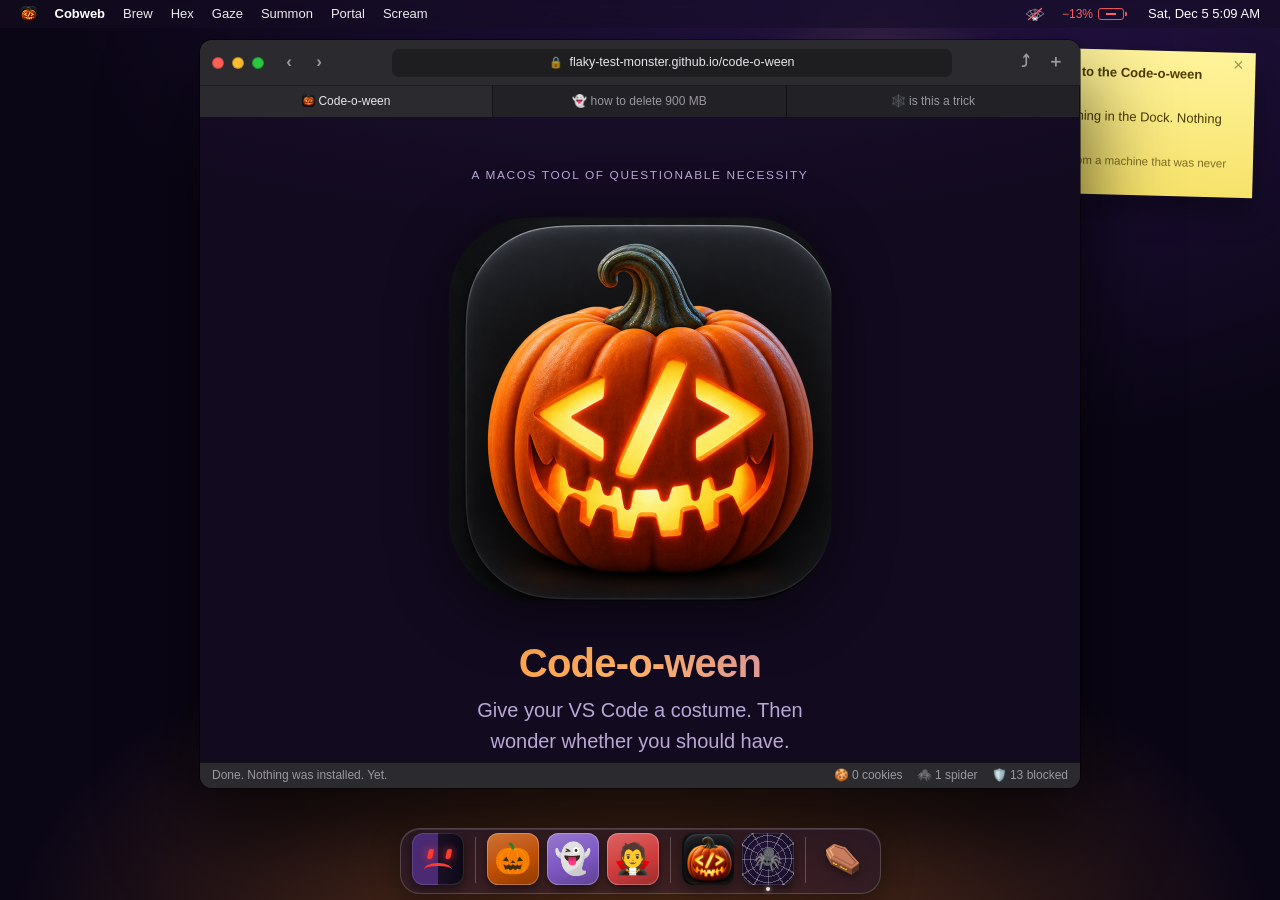
<file: index.html>
<!doctype html>
<html lang="en" class="page-scroll">
<head>
  <meta charset="utf-8">
  <meta name="viewport" content="width=device-width, initial-scale=1">
  <title>Code-o-ween</title>
  <meta name="description" content="Turn VS Code into separate macOS apps: own Dock icon, ⌘-Tab entry, and logins per project.">
  <meta name="color-scheme" content="dark">
  <meta name="theme-color" content="#140e20">
  <link rel="canonical" href="https://flaky-test-monster.github.io/code-o-ween/">
  <meta property="og:title" content="Code-o-ween">
  <meta property="og:description" content="Give your VS Code a costume. Then wonder whether you should have.">
  <meta property="og:type" content="website">
  <meta property="og:url" content="https://flaky-test-monster.github.io/code-o-ween/">
  <meta property="og:site_name" content="Code-o-ween">
  <!-- The share image is the app icon itself, the same file the page's hero shows: a square card. -->
  <meta property="og:image" content="https://flaky-test-monster.github.io/code-o-ween/code-o-ween-768.png">
  <meta property="og:image:width" content="768">
  <meta property="og:image:height" content="768">
  <meta property="og:image:alt" content="The Code-o-ween icon: a carved pumpkin with a code-bracket grin.">
  <meta name="twitter:card" content="summary">
  <link rel="apple-touch-icon" href="code-o-ween.png">
  <link rel="icon" href="code-o-ween.png">
  <link rel="stylesheet" href="style.css">
  <!-- Page-view counts (GoatCounter: no cookies, no personal data). -->
  <script data-goatcounter="https://kertal.goatcounter.com/count"
          async src="https://gc.zgo.at/count.js"></script>
</head>
<body>

<!-- ─────────────────────────── The desktop ─────────────────────────── -->
<div class="desktop" id="desktop">

  <div class="sky" aria-hidden="true">
    <span class="moon"></span>
    <span class="bat">🦇</span><span class="bat">🦇</span><span class="bat">🦇</span>
  </div>

  <!-- Menu bar -->
  <div class="menubar" aria-hidden="true">
    <ul class="menubar-left">
      <li class="menubar-logo"><img class="brand-icon" src="code-o-ween.png" alt="" width="18" height="18"></li>
      <li class="menubar-app" id="menubar-app">Haunter</li>
      <li class="menubar-item">Brew</li>
      <li class="menubar-item">Hex</li>
      <li class="menubar-item">Gaze</li>
      <li class="menubar-item">Summon</li>
      <li class="menubar-item">Portal</li>
      <li class="menubar-item">Scream</li>
    </ul>
    <ul class="menubar-right">
      <!-- Wi-Fi, Halloween edition: the arcs are a cobweb, the dot is the spider, the slash means no connection. -->
      <li class="menubar-glyph" title="No connection. Only cobwebs. Nothing here phones home.">
        <svg viewBox="0 0 18 14" width="18" height="14" fill="none" stroke="currentColor" stroke-linecap="round">
          <g stroke-width="0.9" opacity="0.5">
            <path d="M6.1 11A3.5 3.5 0 0 1 11.9 11M3.3 9A7 7 0 0 1 14.7 9M.4 7A10.5 10.5 0 0 1 17.6 7"/>
            <path d="M9 13V2M9 13 3.9 3.2M9 13l5.1-9.8M9 13 0 6.7M9 13l9-6.3"/>
          </g>
          <g stroke-width="0.55">
            <circle cx="9" cy="11.6" r="1" fill="currentColor" stroke="none"/>
            <path d="M8.1 11.1 6.7 9.9M8 11.5 6.4 11.2M8.1 12 6.7 12.7M8.3 12.4 7.3 13.6M9.9 11.1l1.4-1.2M10 11.5l1.6-.3M9.9 12l1.4.7M9.7 12.4l1 1.2"/>
          </g>
          <path d="M2.5 12.5 15.5 1.5" stroke="#ff5c5c" stroke-width="1.3"/>
        </svg>
      </li>
      <li class="menubar-battery" title="Battery at −13%. It has been draining since 2019."><span class="battery-pct">−13%</span><span class="battery"><i></i></span></li>
      <li class="menubar-clock"><time id="clock" datetime="2026-10-31T23:59">Fri Oct 31  23:59</time></li>
    </ul>
  </div>

  <!-- A sticky note, because every desk has one nobody wrote -->
  <aside class="sticky" id="sticky" aria-label="Note">
    <button type="button" class="sticky-close" id="sticky-close" aria-label="Close note">×</button>
    <p><strong>Welcome to the Code-o-ween crypt.</strong></p>
    <p>Click anything in the Dock. Nothing installs.</p>
    <p class="sticky-small">— a note from a machine that was never alive</p>
  </aside>

  <!-- ─────────────────────────── Windows ─────────────────────────── -->
  <div class="windows" id="windows">

    <!-- Haunter, the file browser: ~/Applications/Code-o-ween -->
    <section class="window finder" data-app="finder" data-title="Haunter" hidden aria-label="Haunter — Code-o-ween">
      <div class="titlebar">
        <span class="lights"><button type="button" class="tl close" aria-label="Close"></button><button type="button" class="tl min" aria-label="Minimize"></button><button type="button" class="tl zoom" aria-label="Zoom"></button></span>
        <span class="title"><span class="title-icon" aria-hidden="true">📁</span>Code-o-ween</span>
      </div>
      <div class="finder-body">
        <nav class="finder-sidebar" aria-label="Haunts">
          <p class="finder-group">Haunts</p>
          <span class="finder-fav">🕯️ Recently Buried</span>
          <span class="finder-fav">⚰️ Apparitions</span>
          <span class="finder-fav active" aria-current="true"><img class="brand-icon" src="code-o-ween.png" alt="" width="16" height="16"> Code-o-ween</span>
          <span class="finder-fav">🪦 Graveyard</span>
          <span class="finder-fav">🕳️ The Pit</span>
          <p class="finder-group">Cursed</p>
          <span class="finder-fav">🕸️ node_modules</span>
        </nav>
        <div class="finder-main">
          <div class="finder-items" id="finder-items"></div>
          <p class="finder-hint">Each is a separately signed app from the same source. Click one to open it.</p>
        </div>
      </div>
      <div class="finder-pathbar">Haunted HD › Users › you › Applications › <strong>Code-o-ween</strong></div>
    </section>

    <!-- Code-o-ween itself: the SwiftUI manager -->
    <section class="window manager" data-app="code-o-ween" data-title="Code-o-ween" hidden aria-label="Code-o-ween">
      <div class="titlebar">
        <span class="lights"><button type="button" class="tl close" aria-label="Close"></button><button type="button" class="tl min" aria-label="Minimize"></button><button type="button" class="tl zoom" aria-label="Zoom"></button></span>
        <span class="title">Code-o-ween</span>
      </div>
      <div class="manager-body">
        <!-- The list, shown while there is something to list -->
        <div class="manager-list" id="manager-list">
          <div class="manager-list-head">
            <h2>Disguises</h2>
            <button type="button" class="icon-btn" id="reload-list" aria-label="Reload list" title="Reload list">⟳</button>
          </div>
          <ul class="instance-list" id="instance-list" aria-label="Disguises"></ul>
          <div class="manager-list-actions">
            <button type="button" class="mac-btn primary" id="add-more">＋ Add More…</button>
            <span class="spacer"></span>
            <button type="button" class="mac-btn" id="refresh-all">Refresh All</button>
          </div>
          <p class="status" id="list-status" aria-live="polite">Ready for trick or treat</p>
        </div>

        <!-- The create form, shown after "Add More…" (and by itself while there is nothing to list) -->
        <form class="manager-form" id="create-form" autocomplete="off" hidden>
          <div class="manager-form-head">
            <img src="code-o-ween.png" alt="" width="64" height="64">
            <div>
              <h2>Dress up your editor</h2>
              <p>A costume, its own Dock icon, and its own settings.</p>
            </div>
          </div>

          <div class="grouped">
            <label class="row"><span>App</span>
              <select id="f-app">
                <option>Visual Studio Code</option>
                <option>VS Code Insiders</option>
                <option>VSCodium</option>
                <option>Other app…</option>
              </select>
            </label>
            <label class="row"><span>Name</span><input id="f-name" type="text" placeholder="Side Project C" maxlength="40"></label>
            <label class="row"><span>Costume</span>
              <select id="f-costume">
                <option value="Custom" data-emoji="" data-color="">Custom</option>
                <option value="Pumpkin" data-emoji="🎃" data-color="#BF4F00">🎃  Pumpkin</option>
                <option value="Ghost" data-emoji="👻" data-color="#7E57C2">👻  Ghost</option>
                <option value="Vampire" data-emoji="🧛" data-color="#D13C3C">🧛  Vampire</option>
                <option value="Witch" data-emoji="🧙" data-color="#1E8255">🧙  Witch</option>
                <option value="Spider" data-emoji="🕷️" data-color="#007F88">🕷️  Spider</option>
                <option value="Skeleton" data-emoji="💀" data-color="#D33682">💀  Skeleton</option>
              </select>
            </label>
            <label class="row"><span>Icon</span>
              <select id="f-icon"><option>Emoji</option><option>Default</option><option>Image</option></select>
            </label>
            <div class="row emoji-row" id="emoji-row">
              <span>Emoji</span>
              <span class="emoji-picker">
                <span class="emoji-picker-head">
                  <input id="f-emoji" type="text" value="🎃" aria-label="Emoji" maxlength="4" class="emoji-field">
                  <button type="button" class="mac-btn small" id="f-more-emoji" title="Pick any emoji from the system palette">More…</button>
                </span>
                <span class="emoji-grid" id="emoji-grid" role="radiogroup" aria-label="Suggested emoji"></span>
              </span>
            </div>
            <div class="row color-row"><span>Color</span>
              <span class="swatches" id="swatches" role="radiogroup" aria-label="Color"></span>
            </div>
            <div class="row"><label for="f-folder">Project folder</label>
              <span class="row-controls">
                <input id="f-folder" type="text" placeholder="Optional: opens when launched">
                <button type="button" class="mac-btn small" id="f-choose">Choose…</button>
              </span>
            </div>
            <label class="row toggle-row"><span>Tint the VS Code window with this color</span><input type="checkbox" id="f-tint" class="switch" checked></label>
            <label class="row toggle-row"><span>Use a separate extension directory</span><input type="checkbox" id="f-ext" class="switch"></label>
          </div>

          <div class="manager-form-actions">
            <button type="button" class="mac-btn" id="cancel-create">Cancel</button>
            <span class="spacer"></span>
            <button type="submit" class="mac-btn primary" id="create">Disguise VS Code</button>
          </div>
          <p class="status" id="status" aria-live="polite">Ready. This is a web page; nothing touches your computer.</p>
        </form>
      </div>
    </section>

    <!-- The browser: the old landing page, now a web page inside the desktop. Not a landmark: its <main> is the page's. -->
    <div class="window browser" data-app="browser" data-title="Cobweb">
      <div class="titlebar browser-chrome">
        <span class="lights"><button type="button" class="tl close" aria-label="Close"></button><button type="button" class="tl min" aria-label="Minimize"></button><button type="button" class="tl zoom" aria-label="Zoom"></button></span>
        <span class="nav" aria-hidden="true"><i>‹</i><i>›</i></span>
        <span class="address" aria-hidden="true"><span class="lock">🔒</span><span class="host">flaky-test-monster.github.io/code-o-ween</span></span>
        <span class="nav" aria-hidden="true"><i>⤴</i><i>＋</i></span>
      </div>
      <div class="browser-tabs" aria-hidden="true"><span class="tab active"><img class="brand-icon" src="code-o-ween.png" alt="" width="14" height="14"> Code-o-ween</span><span class="tab">👻 how to delete 900 MB</span><span class="tab">🕸️ is this a trick</span></div>

      <div class="web" id="web">
        <header class="web-hero">
          <p class="eyebrow">A macOS tool of questionable necessity</p>
          <img class="hero-icon" src="code-o-ween-768.png" alt="" width="384" height="384">
          <h1>Code-o-ween</h1>
          <p class="tagline">Give your VS Code a costume. Then wonder whether you should have.</p>

          <div class="actions">
            <button type="button" class="btn primary" id="ask" aria-controls="warning" aria-expanded="false">Should I install it?</button>
            <a class="btn" href="https://github.com/flaky-test-monster/code-o-ween" rel="noopener" target="_blank">Look at the code instead</a>
          </div>

          <!-- Hidden until the first "Should I install it?": the answer, not the opening line. -->
          <div class="warning" role="note" id="warning" hidden>
            <strong>Please don't install this.</strong>
            Trick or treat? We can't tell yet.
            <span class="verdict" id="verdict" aria-live="polite">Current reading: inconclusive.</span>
          </div>
        </header>

        <main>
          <section class="card" id="by-hand">
            <h2>The honest way: by hand</h2>
            <p>
              Goal: two VS Codes that macOS treats as two apps — two Dock icons, two ⌘-Tab entries, two sets of
              logins. Profiles can't do that; they switch inside <em>one</em> app. The lightest version needs no copy:
            </p>
            <pre tabindex="0"><code>alias code-side-a='code --user-data-dir ~/.vscode-side-a --extensions-dir ~/.vscode-side-a/extensions'</code></pre>
            <p>Separate settings, extensions and logins, but still one "Code" in the Dock. Undo: delete <code>~/.vscode-side-a</code>.</p>
            <p>The full costume takes six steps:</p>
            <ol class="steps">
              <li><strong>Clone</strong> the app with <code>cp -cR</code> into <code>~/Applications</code>. Free on APFS, ~900&nbsp;MB after the next update.</li>
              <li><strong>Add a launcher</strong> that passes <code>--user-data-dir</code> (and optionally <code>--extensions-dir</code>).</li>
              <li><strong>New identity</strong>: change <code>CFBundleIdentifier</code> and display name in <code>Info.plist</code>. Leave <code>CFBundleName</code> alone.</li>
              <li><strong>Own Keychain item</strong>: rename <code>"name"</code> in the copy's <code>package.json</code>.</li>
              <li><strong>Re-sign ad hoc</strong> with <code>codesign</code>, and swap the icon.</li>
              <li><strong>Disable updates</strong> with <code>"update.mode": "none"</code>. Repeat after every VS Code update.</li>
            </ol>
            <p class="muted">
              Exact commands and cleanup:
              <a href="https://github.com/flaky-test-monster/code-o-ween#love-the-idea-but-afraid-very-afraid-to-run-it" rel="noopener" target="_blank">README, by hand</a>.
              Transcribed from the script, not separately tested.
            </p>
          </section>

          <section class="card quick">
            <h2>The quick way, for madmen, madwomen, mad cats</h2>
            <p>
              Code-o-ween does the six steps for you: pick a name, an emoji, a color. Each clone gets its
              <strong>own Dock icon</strong>, <strong>⌘-Tab entry</strong>, <strong>GitHub and Microsoft logins</strong>,
              and settings. To macOS they are different programs, because they are.
            </p>
            <p class="muted">
              Try it: click a costume in the Dock below, or open
              <button type="button" class="link-btn" data-open="code-o-ween">Code-o-ween</button> and make another. Nothing here touches your computer.
            </p>
          </section>

          <section class="columns">
            <div class="card treat">
              <h2><span aria-hidden="true">🍬</span> Treat</h2>
              <ul>
                <li>Separate Dock icons and ⌘-Tab entries.</li>
                <li>Separate logins per project.</li>
                <li>Tinted title bar and emoji, so you know where you are.</li>
                <li>Pin a folder: open the app, get the project.</li>
                <li>Your real VS Code stays untouched.</li>
              </ul>
            </div>
            <div class="card trick">
              <h2><span aria-hidden="true">🕸️</span> Trick</h2>
              <ul>
                <li>It's a re-signed clone. A careful hack, still a hack.</li>
                <li>~900&nbsp;MB per disguise after updates.</li>
                <li>Every VS Code update: <code>code-o-ween refresh --all</code>.</li>
                <li>One Keychain prompt per disguise.</li>
                <li>Tested on one Mac, with VS Code. Insiders and VSCodium untried.</li>
              </ul>
            </div>
          </section>

          <section class="card">
            <h2>Three costumes, zero context switches</h2>
            <div class="trio">
              <div class="trio-item" style="--tile:#BF4F00">
                <span class="trio-icon" aria-hidden="true">🎃</span>
                <h3>Main Project</h3>
                <p>Pays the rent. Allegedly.</p>
              </div>
              <div class="trio-item" style="--tile:#7E57C2">
                <span class="trio-icon" aria-hidden="true">👻</span>
                <h3>Side Project A</h3>
                <p>A todo app, "almost done" since 2019.</p>
              </div>
              <div class="trio-item" style="--tile:#D13C3C">
                <span class="trio-icon" aria-hidden="true">🧛</span>
                <h3>Side Project B</h3>
                <p>Has a domain, so it's a company.</p>
              </div>
            </div>
          </section>

          <section class="card">
            <h2>If you must</h2>
            <p>The disk image is signed and notarized: drag Code-o-ween into Applications and open it. All versions are on the
              <a href="https://github.com/flaky-test-monster/code-o-ween/releases" rel="noopener" target="_blank">Releases</a> page. Or clone the <a href="https://github.com/flaky-test-monster/code-o-ween" rel="noopener" target="_blank">repository</a>, then in Terminal:</p>
            <pre tabindex="0"><code>./install.sh
code-o-ween gui</code></pre>
            <p>Or from the command line:</p>
            <pre tabindex="0"><code>code-o-ween create "Main Project"   --emoji 🎃 --color orange --folder ~/code/main-project
code-o-ween create "Side Project A" --emoji 👻 --color purple --folder ~/code/haunted-todo
code-o-ween create "Side Project B" --emoji 🧛 --color red    --folder ~/code/spooky.dev</code></pre>
          </section>

          <section class="card plain">
            <h2>Do you even need this?</h2>
            <p>
              For different settings and extensions, use VS Code's built-in <strong>Profiles</strong>
              (File → New Profile). Code-o-ween only adds what Profiles can't: a <em>separate app</em> with its own
              icon, ⌘-Tab slot, and logins. Still keen? Read the
              <a href="https://github.com/flaky-test-monster/code-o-ween#readme" rel="noopener" target="_blank">README</a> first.
            </p>
          </section>
        </main>

        <footer class="web-footer">
          <p>
            Not affiliated with Microsoft, Apple, or pumpkins.
            <a href="https://github.com/flaky-test-monster/code-o-ween" rel="noopener" target="_blank">github.com/flaky-test-monster/code-o-ween</a>
          </p>
          <p class="legal">Visual Studio Code is a trademark of Microsoft Corporation. macOS is a trademark of Apple Inc. Code-o-ween is not made or endorsed by either.</p>
        </footer>
      </div>

      <!-- Status bar: the left side follows the reader (hovered links, how far down the page they are),
           the right side is the browser's idea of privacy. Decorative, like the rest of the chrome. -->
      <div class="browser-status" aria-hidden="true">
        <span class="status-text" id="status-text">Done. Nothing was installed. Yet.</span>
        <span class="status-right">
          <span title="No cookies. The spider ate them.">🍪 0 cookies</span>
          <span title="Resident. Does not track you. Just watches.">🕷️ 1 spider</span>
          <span title="Blocked: every tracker, two ghosts, one vampire with a newsletter.">🛡️ 13 blocked</span>
        </span>
      </div>
    </div>

  </div>

  <!-- ─────────────────────────── The Dock ─────────────────────────── -->
  <nav class="dock-wrap" aria-label="Dock">
    <div class="dock" id="dock" role="toolbar">
      <button type="button" class="dock-item" data-app="finder" aria-label="Haunter — file browser">
        <span class="icon finder-icon" aria-hidden="true"><i class="face"></i></span>
        <span class="dock-label">Haunter</span><span class="dock-dot"></span>
      </button>
      <span class="dock-sep" aria-hidden="true"></span>
      <!-- Disguised VS Codes are inserted here by script.js -->
      <span class="dock-sep" aria-hidden="true" id="dock-sep-apps"></span>
      <button type="button" class="dock-item" data-app="code-o-ween" aria-label="Code-o-ween">
        <span class="icon app-icon" aria-hidden="true"><img src="code-o-ween.png" alt="" width="52" height="52"></span>
        <span class="dock-label">Code-o-ween</span><span class="dock-dot"></span>
      </button>
      <button type="button" class="dock-item" data-app="browser" aria-label="Cobweb — web browser">
        <span class="icon browser-icon" aria-hidden="true"><i class="spider">🕷️</i></span>
        <span class="dock-label">Cobweb</span><span class="dock-dot"></span>
      </button>
      <span class="dock-sep" aria-hidden="true"></span>
      <button type="button" class="dock-item" data-app="trash" aria-label="Crypt">
        <span class="icon trash-icon" aria-hidden="true">⚰️</span>
        <span class="dock-label">Crypt (900 MB per costume)</span><span class="dock-dot"></span>
      </button>
    </div>
  </nav>

</div>

<!-- What the coffin is hiding: a stop error from an operating system that is not the one you are using -->
<div class="bsod" id="bsod" role="alertdialog" aria-modal="true" aria-labelledby="bsod-title" aria-describedby="bsod-body" hidden>
  <div class="bsod-screen">
    <p class="bsod-title" id="bsod-title"><span>Windoze</span></p>
    <div id="bsod-body">
      <p>Fatal exception 0E: this OS was caught disguised as another OS.</p>
      <p>It was never a Mac. Just a web page in costume.</p>
      <p>*&nbsp; Press any key to unsee this.</p>
      <p class="bsod-code">STOP: 0x0000DEAD IDENTITY_CRISIS</p>
    </div>
    <p class="bsod-actions">
      <button class="bsod-back" id="bsod-back" type="button">Go back to the totally real Mac</button>
    </p>
  </div>
</div>

<script src="script.js" defer></script>
</body>
</html>
</file>
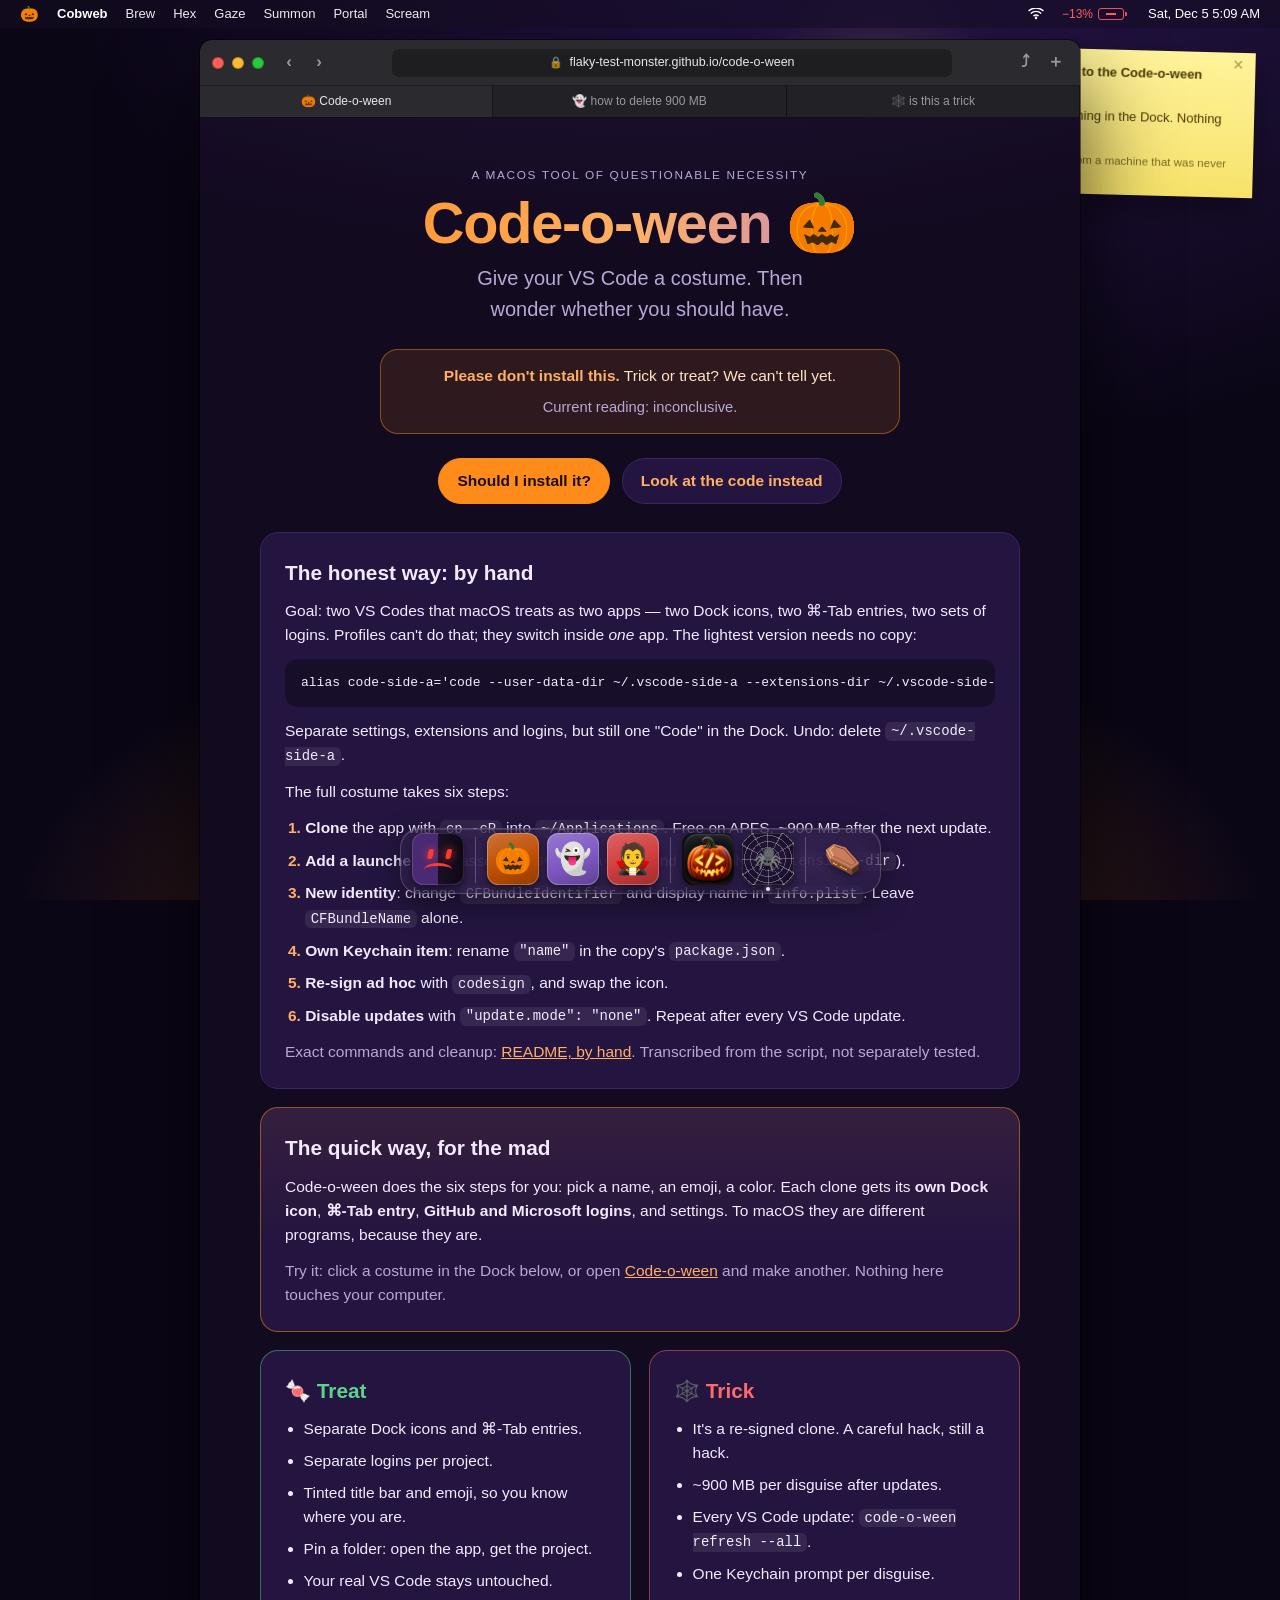
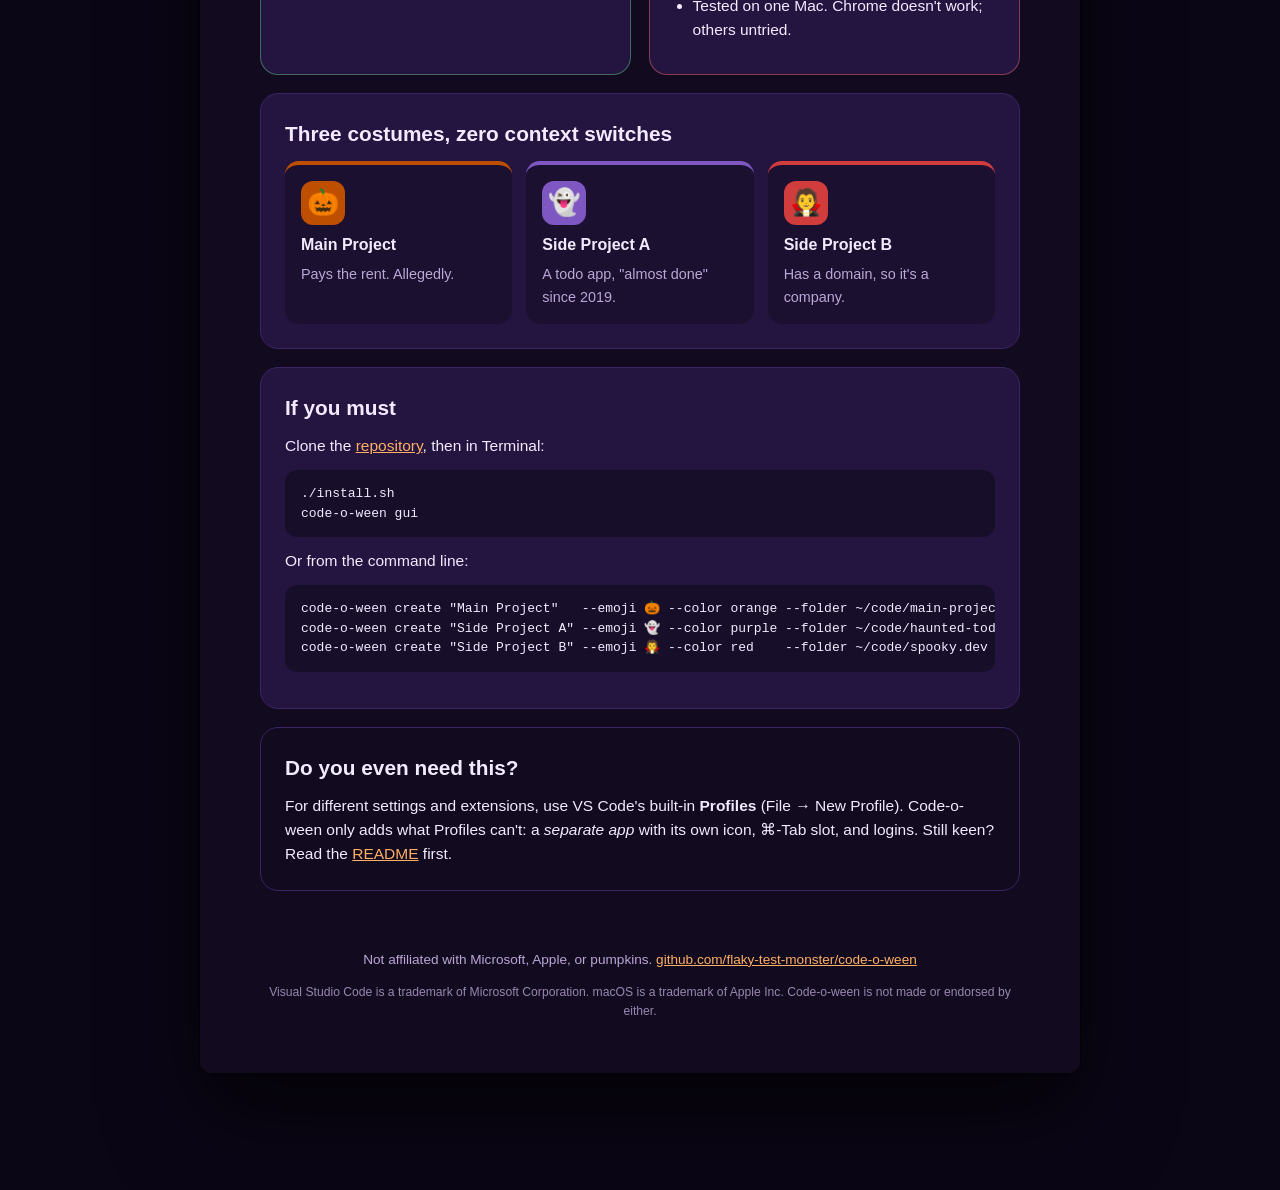
<file: pr-preview/pr-3/index.html>
<!doctype html>
<html lang="en" class="page-scroll">
<head>
  <meta charset="utf-8">
  <meta name="viewport" content="width=device-width, initial-scale=1">
  <title>Code-o-ween</title>
  <meta name="description" content="Turn VS Code into separate macOS apps: own Dock icon, ⌘-Tab entry, and logins per project.">
  <meta name="color-scheme" content="dark">
  <meta name="theme-color" content="#140e20">
  <link rel="canonical" href="https://flaky-test-monster.github.io/code-o-ween/">
  <meta property="og:title" content="Code-o-ween 🎃">
  <meta property="og:description" content="Give your VS Code a costume. Then wonder whether you should have.">
  <meta property="og:type" content="website">
  <meta property="og:url" content="https://flaky-test-monster.github.io/code-o-ween/">
  <meta property="og:site_name" content="Code-o-ween">
  <meta property="og:image" content="https://flaky-test-monster.github.io/code-o-ween/social.png">
  <meta property="og:image:width" content="1200">
  <meta property="og:image:height" content="630">
  <meta property="og:image:alt" content="Code-o-ween: a spooky fake Mac desktop with a browser window and a Dock of costumed VS Code icons">
  <meta name="twitter:card" content="summary_large_image">
  <link rel="apple-touch-icon" href="code-o-ween.png">
  <link rel="icon" href="code-o-ween.png">
  <link rel="stylesheet" href="style.css">
  <!-- Page-view counts (GoatCounter: no cookies, no personal data). -->
  <script data-goatcounter="https://kertal.goatcounter.com/count"
          async src="https://gc.zgo.at/count.js"></script>
</head>
<body>

<!-- ─────────────────────────── The desktop ─────────────────────────── -->
<div class="desktop" id="desktop">

  <div class="sky" aria-hidden="true">
    <span class="moon"></span>
    <span class="bat">🦇</span><span class="bat">🦇</span><span class="bat">🦇</span>
  </div>

  <!-- Menu bar -->
  <div class="menubar" aria-hidden="true">
    <ul class="menubar-left">
      <li class="menubar-logo">🎃</li>
      <li class="menubar-app" id="menubar-app">Haunter</li>
      <li class="menubar-item">Brew</li>
      <li class="menubar-item">Hex</li>
      <li class="menubar-item">Gaze</li>
      <li class="menubar-item">Summon</li>
      <li class="menubar-item">Portal</li>
      <li class="menubar-item">Scream</li>
    </ul>
    <ul class="menubar-right">
      <li class="menubar-glyph" title="Not connected. Nothing here phones home.">
        <svg viewBox="0 0 16 12" width="16" height="12"><path d="M8 11.2a1.3 1.3 0 1 1 0-2.6 1.3 1.3 0 0 1 0 2.6zM4.9 7.6a4.5 4.5 0 0 1 6.2 0l-1 1a3.1 3.1 0 0 0-4.2 0zM2.3 5a8.1 8.1 0 0 1 11.4 0l-1 1a6.7 6.7 0 0 0-9.4 0zM0 2.6A11.4 11.4 0 0 1 16 2.6l-1 1a10 10 0 0 0-14 0z" fill="currentColor"/></svg>
      </li>
      <li class="menubar-battery" title="Battery at −13%. It has been draining since 2019."><span class="battery-pct">−13%</span><span class="battery"><i></i></span></li>
      <li class="menubar-clock"><time id="clock" datetime="2026-10-31T23:59">Fri Oct 31  23:59</time></li>
    </ul>
  </div>

  <!-- A sticky note, because every desk has one nobody wrote -->
  <aside class="sticky" id="sticky" aria-label="Note">
    <button type="button" class="sticky-close" id="sticky-close" aria-label="Close note">×</button>
    <p><strong>Welcome to the Code-o-ween crypt.</strong></p>
    <p>Click anything in the Dock. Nothing installs.</p>
    <p class="sticky-small">— a note from a machine that was never alive</p>
  </aside>

  <!-- ─────────────────────────── Windows ─────────────────────────── -->
  <div class="windows" id="windows">

    <!-- Haunter, the file browser: ~/Applications/Code-o-ween -->
    <section class="window finder" data-app="finder" data-title="Haunter" hidden aria-label="Haunter — Code-o-ween">
      <div class="titlebar">
        <span class="lights"><button type="button" class="tl close" aria-label="Close"></button><button type="button" class="tl min" aria-label="Minimize"></button><button type="button" class="tl zoom" aria-label="Zoom"></button></span>
        <span class="title"><span class="title-icon" aria-hidden="true">📁</span>Code-o-ween</span>
      </div>
      <div class="finder-body">
        <nav class="finder-sidebar" aria-label="Haunts">
          <p class="finder-group">Haunts</p>
          <span class="finder-fav">🕯️ Recently Buried</span>
          <span class="finder-fav">⚰️ Apparitions</span>
          <span class="finder-fav active" aria-current="true">🎃 Code-o-ween</span>
          <span class="finder-fav">🪦 Graveyard</span>
          <span class="finder-fav">🕳️ The Pit</span>
          <p class="finder-group">Cursed</p>
          <span class="finder-fav">🕸️ node_modules</span>
        </nav>
        <div class="finder-main">
          <div class="finder-items" id="finder-items"></div>
          <p class="finder-hint">Each is a separately signed app from the same source. Click one to open it.</p>
        </div>
      </div>
      <div class="finder-pathbar">Haunted HD › Users › you › Applications › <strong>Code-o-ween</strong></div>
    </section>

    <!-- Code-o-ween itself: the SwiftUI manager -->
    <section class="window manager" data-app="code-o-ween" data-title="Code-o-ween" hidden aria-label="Code-o-ween">
      <div class="titlebar">
        <span class="lights"><button type="button" class="tl close" aria-label="Close"></button><button type="button" class="tl min" aria-label="Minimize"></button><button type="button" class="tl zoom" aria-label="Zoom"></button></span>
        <span class="title">Code-o-ween</span>
      </div>
      <div class="manager-body">
        <!-- The list, shown while there is something to list -->
        <div class="manager-list" id="manager-list">
          <div class="manager-list-head">
            <h2>Disguises</h2>
            <button type="button" class="icon-btn" id="reload-list" aria-label="Reload list" title="Reload list">⟳</button>
          </div>
          <ul class="instance-list" id="instance-list" aria-label="Disguises"></ul>
          <div class="manager-list-actions">
            <button type="button" class="mac-btn primary" id="add-more">＋ Add More…</button>
            <span class="spacer"></span>
            <button type="button" class="mac-btn" id="refresh-all">Refresh All</button>
          </div>
          <p class="status" id="list-status" aria-live="polite">Ready for trick or treat</p>
        </div>

        <!-- The create form, shown after "Add More…" (and by itself while there is nothing to list) -->
        <form class="manager-form" id="create-form" autocomplete="off" hidden>
          <div class="manager-form-head">
            <img src="code-o-ween.png" alt="" width="64" height="64">
            <div>
              <h2>Dress up your editor</h2>
              <p>A costume, its own Dock icon, and its own settings.</p>
            </div>
          </div>

          <div class="grouped">
            <label class="row"><span>App</span>
              <select id="f-app">
                <option>Visual Studio Code</option>
                <option>VS Code Insiders</option>
                <option>VSCodium</option>
                <option>Other app…</option>
              </select>
            </label>
            <label class="row"><span>Name</span><input id="f-name" type="text" placeholder="Side Project C" maxlength="40"></label>
            <label class="row"><span>Costume</span>
              <select id="f-costume">
                <option value="Custom" data-emoji="" data-color="">Custom</option>
                <option value="Pumpkin" data-emoji="🎃" data-color="#BF4F00">🎃  Pumpkin</option>
                <option value="Ghost" data-emoji="👻" data-color="#7E57C2">👻  Ghost</option>
                <option value="Vampire" data-emoji="🧛" data-color="#D13C3C">🧛  Vampire</option>
                <option value="Witch" data-emoji="🧙" data-color="#1E8255">🧙  Witch</option>
                <option value="Spider" data-emoji="🕷️" data-color="#007F88">🕷️  Spider</option>
                <option value="Skeleton" data-emoji="💀" data-color="#D33682">💀  Skeleton</option>
              </select>
            </label>
            <label class="row"><span>Icon</span>
              <select id="f-icon"><option>Emoji</option><option>Default</option><option>Image</option></select>
            </label>
            <div class="row emoji-row" id="emoji-row">
              <span>Emoji</span>
              <span class="emoji-picker">
                <span class="emoji-picker-head">
                  <input id="f-emoji" type="text" value="🎃" aria-label="Emoji" maxlength="4" class="emoji-field">
                  <button type="button" class="mac-btn small" id="f-more-emoji" title="Pick any emoji from the system palette">More…</button>
                </span>
                <span class="emoji-grid" id="emoji-grid" role="radiogroup" aria-label="Suggested emoji"></span>
              </span>
            </div>
            <div class="row color-row"><span>Color</span>
              <span class="swatches" id="swatches" role="radiogroup" aria-label="Color"></span>
            </div>
            <div class="row"><label for="f-folder">Project folder</label>
              <span class="row-controls">
                <input id="f-folder" type="text" placeholder="Optional: opens when launched">
                <button type="button" class="mac-btn small" id="f-choose">Choose…</button>
              </span>
            </div>
            <label class="row toggle-row"><span>Tint the VS Code window with this color</span><input type="checkbox" id="f-tint" class="switch" checked></label>
            <label class="row toggle-row"><span>Use a separate extension directory</span><input type="checkbox" id="f-ext" class="switch"></label>
          </div>

          <div class="manager-form-actions">
            <button type="button" class="mac-btn" id="cancel-create">Cancel</button>
            <span class="spacer"></span>
            <button type="submit" class="mac-btn primary" id="create">Disguise VS Code</button>
          </div>
          <p class="status" id="status" aria-live="polite">Ready. This is a web page; nothing touches your computer.</p>
        </form>
      </div>
    </section>

    <!-- The browser: the old landing page, now a web page inside the desktop. Not a landmark: its <main> is the page's. -->
    <div class="window browser" data-app="browser" data-title="Cobweb">
      <div class="titlebar browser-chrome">
        <span class="lights"><button type="button" class="tl close" aria-label="Close"></button><button type="button" class="tl min" aria-label="Minimize"></button><button type="button" class="tl zoom" aria-label="Zoom"></button></span>
        <span class="nav" aria-hidden="true"><i>‹</i><i>›</i></span>
        <span class="address" aria-hidden="true"><span class="lock">🔒</span><span class="host">flaky-test-monster.github.io/code-o-ween</span></span>
        <span class="nav" aria-hidden="true"><i>⤴</i><i>＋</i></span>
      </div>
      <div class="browser-tabs" aria-hidden="true"><span class="tab active">🎃 Code-o-ween</span><span class="tab">👻 how to delete 900 MB</span><span class="tab">🕸️ is this a trick</span></div>

      <div class="web" id="web">
        <header class="web-hero">
          <p class="eyebrow">A macOS tool of questionable necessity</p>
          <h1>Code-o-ween <span aria-hidden="true">🎃</span></h1>
          <p class="tagline">Give your VS Code a costume. Then wonder whether you should have.</p>

          <div class="warning" role="note">
            <strong>Please don't install this.</strong>
            Trick or treat? We can't tell yet.
            <span class="verdict" id="verdict" aria-live="polite">Current reading: inconclusive.</span>
          </div>

          <div class="actions">
            <button type="button" class="btn primary" id="ask">Should I install it?</button>
            <a class="btn" href="https://github.com/flaky-test-monster/code-o-ween" rel="noopener" target="_blank">Look at the code instead</a>
          </div>
        </header>

        <main>
          <section class="card" id="by-hand">
            <h2>The honest way: by hand</h2>
            <p>
              Goal: two VS Codes that macOS treats as two apps — two Dock icons, two ⌘-Tab entries, two sets of
              logins. Profiles can't do that; they switch inside <em>one</em> app. The lightest version needs no copy:
            </p>
            <pre tabindex="0"><code>alias code-side-a='code --user-data-dir ~/.vscode-side-a --extensions-dir ~/.vscode-side-a/extensions'</code></pre>
            <p>Separate settings, extensions and logins, but still one "Code" in the Dock. Undo: delete <code>~/.vscode-side-a</code>.</p>
            <p>The full costume takes six steps:</p>
            <ol class="steps">
              <li><strong>Clone</strong> the app with <code>cp -cR</code> into <code>~/Applications</code>. Free on APFS, ~900&nbsp;MB after the next update.</li>
              <li><strong>Add a launcher</strong> that passes <code>--user-data-dir</code> (and optionally <code>--extensions-dir</code>).</li>
              <li><strong>New identity</strong>: change <code>CFBundleIdentifier</code> and display name in <code>Info.plist</code>. Leave <code>CFBundleName</code> alone.</li>
              <li><strong>Own Keychain item</strong>: rename <code>"name"</code> in the copy's <code>package.json</code>.</li>
              <li><strong>Re-sign ad hoc</strong> with <code>codesign</code>, and swap the icon.</li>
              <li><strong>Disable updates</strong> with <code>"update.mode": "none"</code>. Repeat after every VS Code update.</li>
            </ol>
            <p class="muted">
              Exact commands and cleanup:
              <a href="https://github.com/flaky-test-monster/code-o-ween#love-the-idea-but-afraid-very-afraid-to-run-it" rel="noopener" target="_blank">README, by hand</a>.
              Transcribed from the script, not separately tested.
            </p>
          </section>

          <section class="card quick">
            <h2>The quick way, for the mad</h2>
            <p>
              Code-o-ween does the six steps for you: pick a name, an emoji, a color. Each clone gets its
              <strong>own Dock icon</strong>, <strong>⌘-Tab entry</strong>, <strong>GitHub and Microsoft logins</strong>,
              and settings. To macOS they are different programs, because they are.
            </p>
            <p class="muted">
              Try it: click a costume in the Dock below, or open
              <button type="button" class="link-btn" data-open="code-o-ween">Code-o-ween</button> and make another. Nothing here touches your computer.
            </p>
          </section>

          <section class="columns">
            <div class="card treat">
              <h2><span aria-hidden="true">🍬</span> Treat</h2>
              <ul>
                <li>Separate Dock icons and ⌘-Tab entries.</li>
                <li>Separate logins per project.</li>
                <li>Tinted title bar and emoji, so you know where you are.</li>
                <li>Pin a folder: open the app, get the project.</li>
                <li>Your real VS Code stays untouched.</li>
              </ul>
            </div>
            <div class="card trick">
              <h2><span aria-hidden="true">🕸️</span> Trick</h2>
              <ul>
                <li>It's a re-signed clone. A careful hack, still a hack.</li>
                <li>~900&nbsp;MB per disguise after updates.</li>
                <li>Every VS Code update: <code>code-o-ween refresh --all</code>.</li>
                <li>One Keychain prompt per disguise.</li>
                <li>Tested on one Mac. Chrome doesn't work; others untried.</li>
              </ul>
            </div>
          </section>

          <section class="card">
            <h2>Three costumes, zero context switches</h2>
            <div class="trio">
              <div class="trio-item" style="--tile:#BF4F00">
                <span class="trio-icon" aria-hidden="true">🎃</span>
                <h3>Main Project</h3>
                <p>Pays the rent. Allegedly.</p>
              </div>
              <div class="trio-item" style="--tile:#7E57C2">
                <span class="trio-icon" aria-hidden="true">👻</span>
                <h3>Side Project A</h3>
                <p>A todo app, "almost done" since 2019.</p>
              </div>
              <div class="trio-item" style="--tile:#D13C3C">
                <span class="trio-icon" aria-hidden="true">🧛</span>
                <h3>Side Project B</h3>
                <p>Has a domain, so it's a company.</p>
              </div>
            </div>
          </section>

          <section class="card">
            <h2>If you must</h2>
            <p>Clone the <a href="https://github.com/flaky-test-monster/code-o-ween" rel="noopener" target="_blank">repository</a>, then in Terminal:</p>
            <pre tabindex="0"><code>./install.sh
code-o-ween gui</code></pre>
            <p>Or from the command line:</p>
            <pre tabindex="0"><code>code-o-ween create "Main Project"   --emoji 🎃 --color orange --folder ~/code/main-project
code-o-ween create "Side Project A" --emoji 👻 --color purple --folder ~/code/haunted-todo
code-o-ween create "Side Project B" --emoji 🧛 --color red    --folder ~/code/spooky.dev</code></pre>
          </section>

          <section class="card plain">
            <h2>Do you even need this?</h2>
            <p>
              For different settings and extensions, use VS Code's built-in <strong>Profiles</strong>
              (File → New Profile). Code-o-ween only adds what Profiles can't: a <em>separate app</em> with its own
              icon, ⌘-Tab slot, and logins. Still keen? Read the
              <a href="https://github.com/flaky-test-monster/code-o-ween#readme" rel="noopener" target="_blank">README</a> first.
            </p>
          </section>
        </main>

        <footer class="web-footer">
          <p>
            Not affiliated with Microsoft, Apple, or pumpkins.
            <a href="https://github.com/flaky-test-monster/code-o-ween" rel="noopener" target="_blank">github.com/flaky-test-monster/code-o-ween</a>
          </p>
          <p class="legal">Visual Studio Code is a trademark of Microsoft Corporation. macOS is a trademark of Apple Inc. Code-o-ween is not made or endorsed by either.</p>
        </footer>
      </div>
    </div>

  </div>

  <!-- ─────────────────────────── The Dock ─────────────────────────── -->
  <nav class="dock-wrap" aria-label="Dock">
    <div class="dock" id="dock" role="toolbar">
      <button type="button" class="dock-item" data-app="finder" aria-label="Haunter — file browser">
        <span class="icon finder-icon" aria-hidden="true"><i class="face"></i></span>
        <span class="dock-label">Haunter</span><span class="dock-dot"></span>
      </button>
      <span class="dock-sep" aria-hidden="true"></span>
      <!-- Disguised VS Codes are inserted here by script.js -->
      <span class="dock-sep" aria-hidden="true" id="dock-sep-apps"></span>
      <button type="button" class="dock-item" data-app="code-o-ween" aria-label="Code-o-ween">
        <span class="icon app-icon" aria-hidden="true"><img src="code-o-ween.png" alt="" width="52" height="52"></span>
        <span class="dock-label">Code-o-ween</span><span class="dock-dot"></span>
      </button>
      <button type="button" class="dock-item" data-app="browser" aria-label="Cobweb — web browser">
        <span class="icon browser-icon" aria-hidden="true"><i class="spider">🕷️</i></span>
        <span class="dock-label">Cobweb</span><span class="dock-dot"></span>
      </button>
      <span class="dock-sep" aria-hidden="true"></span>
      <button type="button" class="dock-item" data-app="trash" aria-label="Crypt">
        <span class="icon trash-icon" aria-hidden="true">⚰️</span>
        <span class="dock-label">Crypt (900 MB per costume)</span><span class="dock-dot"></span>
      </button>
    </div>
  </nav>

</div>

<!-- What the coffin is hiding: a stop error from an operating system that is not the one you are using -->
<div class="bsod" id="bsod" role="alertdialog" aria-modal="true" aria-labelledby="bsod-title" aria-describedby="bsod-body" hidden>
  <div class="bsod-screen">
    <p class="bsod-title" id="bsod-title"><span>Windoze</span></p>
    <div id="bsod-body">
      <p>Fatal exception 0E: this OS was caught disguised as another OS.</p>
      <p>It was never a Mac. Just a web page in costume.</p>
      <p>*&nbsp; Press any key to unsee this.</p>
      <p class="bsod-code">STOP: 0x0000DEAD IDENTITY_CRISIS</p>
    </div>
    <p class="bsod-actions">
      <button class="bsod-back" id="bsod-back" type="button">Go back to the totally real Mac</button>
    </p>
  </div>
</div>

<script src="script.js" defer></script>
</body>
</html>
</file>
<file: style.css>
/* Code-o-ween's GitHub Pages site: a Mac desktop that isn't one.
   Layout: a full-viewport .desktop holds the menu bar, one window at a time, and the Dock.
   The old landing page lives on inside the browser window (.web). */

:root {
  --menubar-h: 28px;
  --dock-h: 100px;

  --wall-1: #0b0616;
  --wall-2: #2a1650;
  --wall-3: #7a2a2e;
  --wall-glow: #ff8c1a;

  --chrome: #2b2a2e;
  --chrome-text: #e8e6ea;
  --chrome-muted: #9a97a1;
  --chrome-edge: rgba(255, 255, 255, 0.1);
  --content: #1e1e1e;
  --content-2: #252526;
  --content-3: #2d2d2d;
  --text: #e6e6e6;
  --muted: #a7a7a7;
  --accent: #bf4f00;
  --accent-2: #ff8c1a;
  --focus: #ff8c1a;

  --radius: 12px;
  --shadow: 0 30px 70px rgba(0, 0, 0, 0.55), 0 0 0 1px rgba(0, 0, 0, 0.4);
  --mono: ui-monospace, SFMono-Regular, Menlo, Consolas, monospace;
  --sans: -apple-system, BlinkMacSystemFont, "SF Pro Text", "Segoe UI", Roboto, Helvetica, Arial, sans-serif;
}

* { box-sizing: border-box; }
html, body { margin: 0; height: 100%; }
body {
  font: 14px/1.45 var(--sans);
  color: var(--text);
  background: var(--wall-1);
  overflow: hidden;
  -webkit-font-smoothing: antialiased;
}
button { font: inherit; }
[hidden] { display: none !important; }
button:focus-visible, input:focus-visible, select:focus-visible, [tabindex]:focus-visible {
  outline: 2px solid var(--focus);
  outline-offset: 2px;
}

/* ─────────────── Desktop & wallpaper ─────────────── */
.desktop {
  position: fixed;
  inset: 0;
  overflow: hidden;
  background:
    radial-gradient(900px 500px at 50% 105%, rgba(255, 140, 26, 0.35) 0%, rgba(255, 140, 26, 0) 70%),
    radial-gradient(1400px 900px at 70% -10%, var(--wall-2) 0%, var(--wall-1) 60%),
    linear-gradient(180deg, var(--wall-1) 0%, var(--wall-2) 55%, var(--wall-3) 100%);
}

.sky { position: absolute; inset: 0; pointer-events: none; overflow: hidden; }
.moon {
  position: absolute;
  top: 9vh; right: 26vw;
  width: 140px; height: 140px;
  border-radius: 50%;
  background: radial-gradient(circle at 35% 35%, #fff4d6 0%, #ffd27a 45%, #e0a84a 100%);
  box-shadow: 0 0 80px 30px rgba(255, 210, 120, 0.28), inset -22px -14px 0 rgba(170, 110, 40, 0.25);
}
.bat {
  position: absolute;
  font-size: 1.6rem;
  opacity: 0.6;
  animation: flap 28s linear infinite;
}
.bat:nth-child(2) { top: 18vh; left: -6vw; animation-duration: 34s; }
.bat:nth-child(3) { top: 30vh; left: -6vw; animation-duration: 26s; animation-delay: -12s; font-size: 1.1rem; }
.bat:nth-child(4) { top: 12vh; left: -6vw; animation-duration: 40s; animation-delay: -25s; font-size: 2rem; }
@keyframes flap {
  0%   { transform: translate(0, 0) rotate(-8deg); }
  25%  { transform: translate(30vw, -6vh) rotate(6deg); }
  50%  { transform: translate(60vw, 2vh) rotate(-6deg); }
  75%  { transform: translate(85vw, -4vh) rotate(8deg); }
  100% { transform: translate(112vw, 0) rotate(-8deg); }
}

/* ─────────────── Menu bar ─────────────── */
.menubar {
  position: absolute;
  top: 0; left: 0; right: 0;
  height: var(--menubar-h);
  display: flex;
  justify-content: space-between;
  align-items: center;
  padding: 0 12px;
  background: rgba(20, 14, 32, 0.6);
  backdrop-filter: blur(20px) saturate(1.4);
  -webkit-backdrop-filter: blur(20px) saturate(1.4);
  color: #fff;
  font-size: 13px;
  z-index: 1000;
  user-select: none;
}
.menubar ul { list-style: none; margin: 0; padding: 0; display: flex; align-items: center; gap: 2px; }
.menubar li { padding: 0 8px; line-height: var(--menubar-h); white-space: nowrap; }
.menubar-logo { font-size: 15px; padding-right: 4px; display: inline-flex; align-items: center; }
/* The app icon wherever the brand shows: sized to the surrounding text. */
.brand-icon { display: inline-block; width: 1.1em; height: 1.1em; vertical-align: -0.2em; border-radius: 22%; }
.menubar-app { font-weight: 700; }
.menubar-item { opacity: 0.92; }
.menubar-right { gap: 6px; }
.menubar-glyph { display: inline-flex; align-items: center; padding: 0 4px; }
/* The battery is below zero. It has been draining since 2019. */
.menubar-battery { display: inline-flex; align-items: center; gap: 5px; padding: 0 4px; color: #ff5c5c; }
.battery-pct { font-size: 12px; font-variant-numeric: tabular-nums; }
.battery { position: relative; width: 26px; height: 12px; border: 1.5px solid rgba(255, 92, 92, 0.9); border-radius: 3px; padding: 0; margin: 0 6px 0 0; }
.battery::after { content: ""; position: absolute; right: -4px; top: 3px; width: 2px; height: 4px; background: rgba(255, 92, 92, 0.9); border-radius: 0 1px 1px 0; }
.battery i { position: absolute; left: 1.5px; top: 1.5px; bottom: 1.5px; width: 0; background: #ff5c5c; border-radius: 1px; }
.battery::before { content: ""; position: absolute; left: 50%; top: 50%; width: 10px; height: 1.5px; margin: -0.75px 0 0 -5px; background: #ff5c5c; }
.menubar-clock { font-variant-numeric: tabular-nums; }
@media (max-width: 720px) {
  .menubar-item, .menubar-glyph, .menubar-battery { display: none; }
}

/* ─────────────── Stickies ─────────────── */
.sticky {
  position: absolute;
  top: calc(var(--menubar-h) + 22px);
  right: 26px;
  width: 250px;
  padding: 14px 16px 10px;
  background: linear-gradient(180deg, #fff39b, #f6e26a);
  color: #4a3b00;
  font-size: 13px;
  line-height: 1.4;
  box-shadow: 0 14px 30px rgba(0, 0, 0, 0.35);
  transform: rotate(1.5deg);
  z-index: 5;
}
.sticky p { margin: 0 0 8px; }
.sticky-small { font-size: 11.5px; opacity: 0.7; margin-bottom: 0 !important; }
.sticky-close {
  position: absolute; top: 2px; right: 6px;
  border: 0; background: transparent; color: inherit;
  font-size: 18px; line-height: 1; cursor: pointer; opacity: 0.5;
}
.sticky-close:hover { opacity: 1; }
@media (max-width: 720px) { .sticky { display: none; } }

/* ─────────────── Windows ─────────────── */
/* Windows live in the band between the menu bar and the Dock, so no window's bottom edge sits under the Dock. */
.windows { position: absolute; inset: var(--menubar-h) 0 var(--dock-h) 0; }

.window {
  position: absolute;
  display: flex;
  flex-direction: column;
  min-width: 320px;
  min-height: 200px;
  border-radius: var(--radius);
  background: var(--content);
  color: var(--text);
  box-shadow: var(--shadow);
  overflow: hidden;
  opacity: 0.985;
  transition: transform 0.22s cubic-bezier(0.2, 0.8, 0.2, 1), opacity 0.22s ease;
}
.window.focused { opacity: 1; box-shadow: 0 40px 90px rgba(0, 0, 0, 0.7), 0 0 0 1px rgba(0, 0, 0, 0.5); }
.window:not(.focused) .titlebar { filter: saturate(0.6) brightness(0.85); }
.window.opening { animation: open 0.26s cubic-bezier(0.2, 0.8, 0.2, 1); }
@keyframes open { from { transform: scale(0.92) translateY(14px); opacity: 0; } to { transform: none; opacity: 1; } }
.window.minimizing { transform: translateY(60vh) scale(0.15); opacity: 0; transition-duration: 0.32s; }
.window.maximized { border-radius: 0; }

.titlebar {
  display: flex;
  align-items: center;
  gap: 10px;
  flex: 0 0 auto;
  height: 38px;
  padding: 0 12px;
  background: var(--chrome);
  color: var(--chrome-text);
  font-size: 13px;
  font-weight: 600;
  cursor: default;
  user-select: none;
  border-bottom: 1px solid rgba(0, 0, 0, 0.35);
}
.title { flex: 1; text-align: center; white-space: nowrap; overflow: hidden; text-overflow: ellipsis; opacity: 0.95; }
.title-icon { margin-right: 6px; }
.lights { display: inline-flex; gap: 8px; }
.tl {
  width: 12px; height: 12px; border-radius: 50%;
  border: 1px solid rgba(0, 0, 0, 0.25);
  padding: 0; cursor: pointer;
  position: relative;
}
.tl.close { background: #ff5f57; }
.tl.min { background: #febc2e; }
.tl.zoom { background: #28c840; }
.window:not(.focused) .tl { background: #4d4b52; }
.tl::after {
  content: ""; position: absolute; inset: 0; opacity: 0; font-size: 9px; line-height: 10px; text-align: center; color: rgba(0, 0, 0, 0.6); font-weight: 900;
}
.lights:hover .tl.close::after { content: "×"; opacity: 1; }
.lights:hover .tl.min::after { content: "–"; opacity: 1; }
.lights:hover .tl.zoom::after { content: "+"; opacity: 1; font-size: 10px; }

/* On phones every window fills the screen. */
@media (max-width: 720px) {
  .window { inset: 0 !important; width: auto !important; height: auto !important; border-radius: 0; min-width: 0; }
  .window.opening { animation-name: open-mobile; }
  @keyframes open-mobile { from { opacity: 0; transform: translateY(20px); } to { opacity: 1; transform: none; } }
}

/* Without script (html.page-scroll, set in the markup and removed by script.js) the page scrolls with the
   document: the browser window grows to fit its content, and its chrome sticks under the menu bar. With
   script the browser is a regular window and its page scrolls inside it, clear of the Dock. */
html.page-scroll, html.page-scroll body { height: auto; }
html.page-scroll body { overflow: visible; overflow-x: hidden; }
html.page-scroll .desktop { position: relative; min-height: 100vh; overflow: visible; background-attachment: fixed; }
html.page-scroll .sky, html.page-scroll .menubar, html.page-scroll .dock-wrap { position: fixed; }
html.page-scroll .sticky { position: fixed; }
html.page-scroll .windows { position: relative; inset: auto; padding: calc(var(--menubar-h) + 12px) 0 calc(var(--dock-h) + 24px); }
html.page-scroll .window.browser { position: relative; left: auto !important; top: auto !important; height: auto !important; margin: 0 auto; max-width: calc(100% - 24px); overflow: clip; }
html.page-scroll .browser-chrome { position: sticky; top: var(--menubar-h); z-index: 2; border-radius: var(--radius) var(--radius) 0 0; }
html.page-scroll .browser-tabs { position: sticky; top: calc(var(--menubar-h) + 46px); z-index: 2; }
html.page-scroll .web { flex: none; overflow: visible; }
html.page-scroll .web [id] { scroll-margin-top: calc(var(--menubar-h) + 90px); }
html.page-scroll .window.browser.maximized { max-width: none; border-radius: 0; }
html.page-scroll .window.browser.maximized .browser-chrome { border-radius: 0; }
@media (max-width: 720px) {
  html.page-scroll .windows { padding: var(--menubar-h) 0 var(--dock-h); }
  html.page-scroll .window.browser { max-width: none; }
  html.page-scroll .browser-chrome { border-radius: 0; }
}

/* ─────────────── Finder window ─────────────── */
.finder-body { display: grid; grid-template-columns: 170px 1fr; flex: 1; min-height: 0; }
.finder-sidebar {
  background: rgba(40, 38, 46, 0.9);
  padding: 10px 8px;
  display: flex; flex-direction: column; gap: 2px;
  font-size: 12.5px;
  border-right: 1px solid rgba(0, 0, 0, 0.35);
}
.finder-group { margin: 8px 8px 4px; font-size: 11px; color: var(--chrome-muted); text-transform: uppercase; letter-spacing: 0.04em; }
.finder-fav { display: block; padding: 4px 8px; border-radius: 6px; color: var(--chrome-text); opacity: 0.85; }
.finder-fav.active { background: rgba(255, 255, 255, 0.14); opacity: 1; }
.finder-main { display: flex; flex-direction: column; min-height: 0; background: var(--content-2); }
.finder-items { display: flex; flex-wrap: wrap; gap: 8px 4px; padding: 18px 16px; align-content: start; overflow: auto; flex: 1; }
.finder-item {
  width: 112px; padding: 10px 6px; border: 0; background: transparent; color: var(--text);
  display: grid; justify-items: center; gap: 8px; border-radius: 8px; cursor: pointer;
  font-size: 12px; text-align: center; line-height: 1.25;
}
.finder-item:hover { background: rgba(255, 255, 255, 0.07); }
.finder-item .tile { width: 56px; height: 56px; font-size: 32px; }
.finder-item img { width: 56px; height: 56px; }
.finder-hint { margin: 0; padding: 8px 16px 12px; font-size: 12px; color: var(--muted); }
.finder-pathbar { flex: 0 0 auto; padding: 6px 12px; font-size: 12px; color: var(--muted); background: var(--content-3); border-top: 1px solid rgba(0, 0, 0, 0.35); }
.finder-pathbar strong { color: var(--text); }
@media (max-width: 720px) { .finder-body { grid-template-columns: 1fr; } .finder-sidebar { display: none; } }

/* A costume tile: a rounded square in the disguise's color with the emoji on it. */
.tile {
  display: inline-grid; place-items: center;
  width: 44px; height: 44px; border-radius: 22%;
  background: linear-gradient(160deg, color-mix(in srgb, var(--tile) 80%, white) 0%, var(--tile) 55%, color-mix(in srgb, var(--tile) 75%, black) 100%);
  box-shadow: inset 0 0 0 1px rgba(255, 255, 255, 0.22), 0 2px 6px rgba(0, 0, 0, 0.35);
  font-size: 26px;
  line-height: 1;
}

/* ─────────────── Code-o-ween manager (SwiftUI, in costume) ─────────────── */
/* One view at a time, like the real window: the list, or the create form after "Add More…". */
.manager { background: #262528; }
.manager-body { display: flex; flex-direction: column; flex: 1; min-height: 0; }
.manager-list { display: flex; flex-direction: column; flex: 1; min-height: 0; }
.manager-list-head { display: flex; align-items: center; justify-content: space-between; padding: 16px 16px 10px; }
.manager-list-head h2, .manager-form-head h2 { margin: 0; font-size: 17px; font-weight: 600; }
.manager-list-head h2 { font-size: 20px; }
.icon-btn { border: 0; background: transparent; color: var(--accent-2); font-size: 16px; cursor: pointer; padding: 2px 6px; border-radius: 6px; }
.icon-btn:hover { background: rgba(255, 255, 255, 0.08); }
.instance-list { list-style: none; margin: 0; padding: 0 8px; flex: 1; overflow: auto; min-height: 0; }
.instance-row {
  display: grid; grid-template-columns: 36px 1fr auto; gap: 12px; align-items: center;
  padding: 7px 8px; border-radius: 8px; cursor: default;
}
.instance-row:hover { background: rgba(255, 255, 255, 0.05); }
.instance-row .tile { width: 36px; height: 36px; font-size: 20px; }
.instance-text { min-width: 0; }
.instance-row b { display: block; font-weight: 500; font-size: 13px; white-space: nowrap; overflow: hidden; text-overflow: ellipsis; }
.instance-row small { display: block; font-size: 11.5px; color: var(--muted); white-space: nowrap; overflow: hidden; text-overflow: ellipsis; }
.row-actions { display: flex; gap: 6px; flex: none; }
.manager-list-actions { display: flex; gap: 8px; align-items: center; padding: 14px 16px 6px; }
.manager-list .status { padding: 4px 16px 14px; }
.spacer { flex: 1; }

.mac-btn {
  appearance: none;
  border: 1px solid rgba(255, 255, 255, 0.14);
  background: linear-gradient(180deg, #5a585f, #4a484f);
  color: #fff;
  padding: 4px 12px;
  border-radius: 6px;
  font-size: 13px;
  cursor: pointer;
  box-shadow: 0 1px 1px rgba(0, 0, 0, 0.3);
}
.mac-btn:hover { background: linear-gradient(180deg, #65636a, #55535a); }
.mac-btn:active { background: #3f3d44; }
.mac-btn:disabled { opacity: 0.4; cursor: default; }
.mac-btn.primary { background: linear-gradient(180deg, #ff8c1a, var(--accent)); border-color: rgba(0, 0, 0, 0.3); font-weight: 600; }
.mac-btn.primary:hover { background: linear-gradient(180deg, #ffa040, #f06a0a); }
.mac-btn.small { padding: 3px 10px; font-size: 12px; }
.mac-btn.destructive { color: #ff8a80; }

.manager-form { display: flex; flex-direction: column; gap: 16px; padding: 22px 24px; overflow: auto; min-height: 0; margin: 0; }
.manager-form-head { display: flex; gap: 14px; align-items: center; }
.manager-form-head img { width: 64px; height: 64px; border-radius: 14px; flex: none; }
.manager-form-head p { margin: 4px 0 0; color: var(--muted); font-size: 13px; }

.grouped { background: #2f2e33; border: 1px solid rgba(255, 255, 255, 0.07); border-radius: 10px; overflow: hidden; }
.row {
  display: flex; align-items: center; gap: 14px;
  padding: 9px 14px; min-height: 42px;
  border-bottom: 1px solid rgba(255, 255, 255, 0.06);
  font-size: 13px;
}
.row:last-child { border-bottom: 0; }
.row > span:first-child, .row > label:first-child { flex: 0 0 110px; color: var(--chrome-text); }
.toggle-row > span:first-child { flex: 1; }
.row-controls { display: flex; gap: 8px; flex: 1; align-items: center; min-width: 0; }
.row select, .row input[type="text"] {
  flex: 1; min-width: 0;
  font: inherit; font-size: 13px;
  color: #fff;
  background: #3b3a40;
  border: 1px solid rgba(255, 255, 255, 0.12);
  border-radius: 6px;
  padding: 4px 8px;
  height: 26px;
}
.row select { appearance: none; -webkit-appearance: none; padding-right: 26px; background-image: linear-gradient(45deg, transparent 50%, #fff 50%), linear-gradient(135deg, #fff 50%, transparent 50%); background-position: calc(100% - 13px) 11px, calc(100% - 9px) 11px; background-size: 4px 4px; background-repeat: no-repeat; cursor: pointer; }
.row input::placeholder { color: #8d8b93; }

/* The emoji picker: a field for any emoji, the system palette button, and a grid of suggestions */
.emoji-row { align-items: flex-start; }
.emoji-row > span:first-child { padding-top: 4px; }
.emoji-picker { display: flex; flex-direction: column; align-items: flex-end; gap: 10px; flex: 1; min-width: 0; }
.emoji-picker-head { display: flex; gap: 8px; align-items: center; }
.emoji-field { flex: 0 0 52px !important; width: 52px; text-align: center; font-size: 17px !important; height: 30px !important; }
.emoji-grid { display: grid; grid-template-columns: repeat(8, 30px); gap: 6px; justify-content: end; }
.emoji-btn {
  appearance: none; border: 2px solid transparent; background: transparent; color: inherit;
  width: 30px; height: 30px; padding: 0; border-radius: 6px; font-size: 19px; line-height: 1; cursor: pointer;
  display: grid; place-items: center;
}
.emoji-btn:hover { background: rgba(255, 255, 255, 0.08); }
.emoji-btn[aria-checked="true"] { background: rgba(255, 140, 26, 0.22); border-color: var(--accent-2); }
.emoji-btn:focus-visible { outline: 2px solid var(--focus); outline-offset: 1px; }
@media (max-width: 720px) { .emoji-grid { grid-template-columns: repeat(6, 30px); } }

.color-row { align-items: center; }
.swatches { display: flex; flex-wrap: wrap; gap: 8px; flex: 1; }
.swatch { position: relative; width: 22px; height: 22px; margin: 0; }
.swatch input { position: absolute; inset: 0; opacity: 0; margin: 0; cursor: pointer; }
.swatch i { display: block; width: 22px; height: 22px; border-radius: 50%; background: var(--c); box-shadow: inset 0 0 0 1px rgba(255, 255, 255, 0.25); }
.swatch input:checked + i { box-shadow: 0 0 0 2px #262528, 0 0 0 4px #fff; }
.swatch input:focus-visible + i { outline: 2px solid var(--focus); outline-offset: 3px; }

/* A SwiftUI-style switch */
.switch { appearance: none; -webkit-appearance: none; width: 38px; height: 22px; border-radius: 11px; background: #55535a; position: relative; margin: 0; cursor: pointer; transition: background 0.2s; flex: none; }
.switch::after { content: ""; position: absolute; top: 2px; left: 2px; width: 18px; height: 18px; border-radius: 50%; background: #fff; box-shadow: 0 1px 3px rgba(0, 0, 0, 0.4); transition: left 0.2s; }
.switch:checked { background: var(--accent); }
.switch:checked::after { left: 18px; }

.manager-form-actions { display: flex; gap: 10px; align-items: center; }
.status { margin: 0; font-size: 12px; color: var(--muted); min-height: 1.4em; }
.status.error { color: #ff8a80; }

@media (max-width: 860px) {
  .row > span:first-child, .row > label:first-child { flex-basis: 90px; }
}

/* ─────────────── VS Code, in costume ─────────────── */
.vscode { --tint: #bf4f00; --tint-fg: #ffffff; background: var(--content); }
.vscode .titlebar { background: var(--tint); color: var(--tint-fg); border-bottom-color: rgba(0, 0, 0, 0.2); }
.vscode .title { font-weight: 500; font-size: 12.5px; }
.vscode .tl { border-color: rgba(0, 0, 0, 0.3); }
.vscode-body { display: grid; grid-template-columns: 48px 200px 1fr; flex: 1; min-height: 0; }
.activity { background: var(--tint); display: grid; align-content: start; justify-items: center; gap: 6px; padding: 8px 0; }
.activity i {
  width: 48px; height: 44px; display: grid; place-items: center;
  color: var(--tint-fg); opacity: 0.55; font-size: 20px;
}
.activity i.active { opacity: 1; box-shadow: inset 2px 0 0 var(--tint-fg); }
.sidebar { background: var(--content-2); font-size: 12.5px; overflow: auto; min-width: 0; }
.sidebar-head { padding: 10px 18px 6px; font-size: 11px; letter-spacing: 0.06em; color: var(--muted); text-transform: uppercase; }
.sidebar-root { padding: 2px 10px; font-weight: 700; font-size: 11px; color: #ccc; }
.tree { list-style: none; margin: 0; padding: 0; }
.tree li { padding: 2px 10px 2px calc(18px + var(--depth, 0) * 12px); white-space: nowrap; color: #cccccc; }
.tree li.dir::before { content: "›"; display: inline-block; width: 12px; margin-left: -12px; color: var(--muted); }
.tree li.dir.open::before { content: "⌄"; }
.tree li.file::before { content: attr(data-glyph); display: inline-block; width: 16px; margin-left: -14px; font-size: 10px; color: var(--muted); }
.tree li.active { background: #37373d; color: #fff; }
.tree li.dim { color: #8a8a8a; }
.editor-col { display: grid; grid-template-rows: 35px 1fr 120px; min-width: 0; min-height: 0; }
.tabs { display: flex; background: var(--content-3); font-size: 12.5px; }
.tabs span { padding: 0 14px; line-height: 35px; color: #9d9d9d; border-right: 1px solid var(--content); white-space: nowrap; }
.tabs span.active { background: var(--content); color: #fff; box-shadow: inset 0 1px 0 var(--tint); }
.code { margin: 0; padding: 10px 0; overflow: auto; font: 12.5px/1.6 var(--mono); color: #d4d4d4; counter-reset: line; min-height: 0; }
.code .ln { display: flex; white-space: pre; }
.code .ln::before { counter-increment: line; content: counter(line); flex: 0 0 44px; text-align: right; padding-right: 18px; color: #6e7681; user-select: none; }
.code .k { color: #c586c0; }
.code .s { color: #ce9178; }
.code .f { color: #dcdcaa; }
.code .c { color: #6a9955; font-style: italic; }
.code .v { color: #9cdcfe; }
.code .t { color: #4ec9b0; }
.code .n { color: #b5cea8; }
.code .d { color: #569cd6; }
.terminal { background: #181818; border-top: 1px solid #333; display: flex; flex-direction: column; min-height: 0; }
.terminal-tabs { display: flex; gap: 18px; padding: 6px 14px 0; font-size: 11px; color: var(--muted); text-transform: uppercase; letter-spacing: 0.05em; }
.terminal-tabs span.active { color: #fff; box-shadow: inset 0 -1px 0 var(--tint); padding-bottom: 4px; }
.terminal pre { margin: 0; padding: 8px 14px; overflow: auto; font: 12px/1.55 var(--mono); color: #d4d4d4; flex: 1; }
.terminal .prompt { color: #7ee787; }
.terminal .dim { color: #8b949e; }
.terminal .cursor { display: inline-block; width: 7px; height: 13px; background: #d4d4d4; vertical-align: -2px; animation: blink 1.1s steps(1) infinite; }
@keyframes blink { 50% { opacity: 0; } }
.statusbar { display: flex; gap: 14px; flex: 0 0 auto; padding: 0 10px; height: 22px; align-items: center; background: var(--tint); color: var(--tint-fg); font-size: 11.5px; white-space: nowrap; overflow: hidden; }
.statusbar .spacer { flex: 1; }
.statusbar .remote { background: rgba(0, 0, 0, 0.25); margin: 0 6px 0 -10px; padding: 0 8px; height: 100%; display: inline-flex; align-items: center; }
@media (max-width: 720px) { .vscode-body { grid-template-columns: 40px 1fr; } .sidebar { display: none; } .editor-col { grid-template-rows: 35px 1fr 96px; } }

/* ─────────────── The browser ─────────────── */
.browser-chrome { height: 46px; gap: 12px; }
.browser-chrome .nav { display: inline-flex; gap: 4px; }
.browser-chrome .nav i { width: 26px; height: 26px; display: grid; place-items: center; border-radius: 6px; font-style: normal; color: var(--chrome-muted); font-size: 17px; }
.browser-chrome .nav i:hover { background: rgba(255, 255, 255, 0.08); }
.address {
  flex: 1; display: flex; align-items: center; justify-content: center; gap: 6px;
  max-width: 560px; margin: 0 auto; height: 28px;
  background: rgba(0, 0, 0, 0.3); border-radius: 7px;
  font-weight: 500; font-size: 12.5px; color: var(--chrome-text);
  white-space: nowrap; overflow: hidden; min-width: 0;
}
.address .host { overflow: hidden; text-overflow: ellipsis; }
.address .lock { font-size: 11px; opacity: 0.7; }
.browser-tabs { display: flex; background: #222126; border-bottom: 1px solid rgba(0, 0, 0, 0.5); font-size: 12px; flex: 0 0 auto; }
.browser-tabs .tab { flex: 1; padding: 7px 12px; text-align: center; color: var(--chrome-muted); border-right: 1px solid rgba(0, 0, 0, 0.5); white-space: nowrap; overflow: hidden; text-overflow: ellipsis; }
.browser-tabs .tab.active { background: var(--chrome); color: var(--chrome-text); }
@media (max-width: 720px) { .browser-tabs .tab:not(.active) { display: none; } }
/* The status bar at the foot of the window. */
.browser-status { flex: 0 0 auto; display: flex; justify-content: space-between; align-items: center; gap: 16px; height: 26px; padding: 0 12px; background: var(--chrome); color: var(--chrome-muted); border-top: 1px solid rgba(0, 0, 0, 0.5); font-size: 12px; white-space: nowrap; }
.browser-status .status-text { min-width: 0; overflow: hidden; text-overflow: ellipsis; }
.browser-status .status-text.link { color: var(--chrome-text); }
.browser-status .status-right { display: flex; gap: 14px; flex: none; }
.browser-status .status-right span { cursor: help; }
@media (max-width: 720px) { .browser-status .status-right { display: none; } }

/* ─────────────── The web page inside the browser ─────────────── */
.web {
  --bg: #120a1f; --bg-2: #1c1030; --card: #241540; --card-edge: #3a2463;
  --text: #f3eaff; --muted: #b9a7d6; --orange: #ff8c1a; --orange-2: #ffb066; --purple: #9b6cff;
  --green: #5fd38d; --red: #ff6b6b; --radius: 18px; --max: 760px;
  flex: 1; min-height: 0; overflow: auto; overscroll-behavior: contain;
  background: radial-gradient(900px 400px at 50% -10%, #3a1f66 0%, var(--bg-2) 45%, var(--bg) 100%);
  background-attachment: local;
  color: var(--text);
  font-size: 15.5px; line-height: 1.55;
  scroll-behavior: smooth;
}
.web a { color: var(--orange-2); }
.web a:hover { color: #fff; }
.web code, .web kbd { font-family: var(--mono); font-size: 0.9em; background: rgba(255, 255, 255, 0.08); padding: 0.1em 0.4em; border-radius: 6px; }
.web pre { margin: 0 0 12px; padding: 14px 16px; border-radius: 12px; background: rgba(0, 0, 0, 0.35); overflow: auto; font: 13px/1.5 var(--mono); }
.web pre code { background: transparent; padding: 0; font-size: inherit; }
.web-hero, .web main, .web-footer { width: min(var(--max), 100% - 32px); margin: 0 auto; }
.web-hero { text-align: center; padding: 48px 0 28px; }
.eyebrow { margin: 0 0 8px; color: var(--muted); text-transform: uppercase; letter-spacing: 0.14em; font-size: 0.74rem; }
.hero-icon { display: block; width: clamp(240px, 54vw, 384px); height: auto; margin: 32px auto 40px; border-radius: 22%; filter: drop-shadow(0 12px 28px rgba(0, 0, 0, 0.55)); }
.web h1 {
  margin: 0; font-size: clamp(1.7rem, 4.5vw, 2.5rem); line-height: 1.1; letter-spacing: -0.02em;
  background: linear-gradient(90deg, var(--orange), var(--orange-2), var(--purple));
  -webkit-background-clip: text; background-clip: text; color: transparent;
}
.web h1 span { color: initial; -webkit-text-fill-color: initial; }
.tagline { margin: 10px auto 24px; max-width: 34ch; font-size: clamp(1rem, 2.4vw, 1.25rem); color: var(--muted); }
.warning { margin: 24px auto 0; max-width: 520px; padding: 14px 18px; border-radius: var(--radius); background: rgba(255, 140, 26, 0.12); border: 1px solid rgba(255, 140, 26, 0.45); color: #ffe3c2; }
.warning strong { color: var(--orange-2); }
.verdict { display: block; margin-top: 8px; font-size: 0.92rem; color: var(--muted); min-height: 1.4em; }
.actions { display: flex; gap: 12px; justify-content: center; align-items: center; flex-wrap: wrap; }
.btn {
  appearance: none; border: 1px solid var(--card-edge); background: var(--card); color: var(--text);
  padding: 10px 18px; border-radius: 999px; font: inherit; font-weight: 600; text-decoration: none; cursor: pointer;
  transition: transform 0.15s ease, background 0.15s ease;
}
.btn:hover { transform: translateY(-1px); background: #2d1a50; }
.btn.primary { background: var(--orange); border-color: var(--orange); color: #1a0d05; }
.btn.primary:hover { background: var(--orange-2); }
.link-btn { appearance: none; border: 0; padding: 0; background: none; color: var(--orange-2); font: inherit; text-decoration: underline; cursor: pointer; }
.link-btn:hover { color: #fff; }
.web main { display: grid; gap: 18px; padding-bottom: 32px; }
.web main > *, .columns > *, .trio > * { min-width: 0; }
.card { background: var(--card); border: 1px solid var(--card-edge); border-radius: var(--radius); padding: 24px; }
.card h2 { margin: 0 0 10px; font-size: 1.3rem; }
.card p { margin: 0 0 12px; }
.card p:last-child { margin-bottom: 0; }
.muted { color: var(--muted); }
.card.plain { background: transparent; }
.card.quick { border-color: rgba(255, 140, 26, 0.5); background: linear-gradient(180deg, rgba(255, 140, 26, 0.08), transparent 60%), var(--card); }
.steps { margin: 0 0 12px; padding-left: 1.3em; }
.steps li { margin: 8px 0; }
.steps li::marker { color: var(--orange-2); font-weight: 600; }
.columns { display: grid; grid-template-columns: repeat(auto-fit, minmax(250px, 1fr)); gap: 18px; }
.columns ul { margin: 0; padding-left: 1.2em; }
.columns li { margin: 8px 0; }
.treat { border-color: rgba(95, 211, 141, 0.45); }
.trick { border-color: rgba(255, 107, 107, 0.45); }
.treat h2 { color: var(--green); }
.trick h2 { color: var(--red); }
.trio { display: grid; grid-template-columns: repeat(auto-fit, minmax(170px, 1fr)); gap: 14px; }
.trio-item { padding: 16px; border-radius: 14px; background: rgba(0, 0, 0, 0.25); border-top: 4px solid var(--tile); }
.trio-icon { display: inline-grid; place-items: center; width: 44px; height: 44px; border-radius: 12px; background: var(--tile); font-size: 26px; margin-bottom: 8px; }
.trio-item h3 { margin: 0 0 6px; font-size: 1rem; }
.trio-item p { margin: 0; font-size: 0.9rem; color: var(--muted); }
.web-footer { padding: 12px 0 40px; text-align: center; color: var(--muted); font-size: 0.85rem; }
.web-footer .legal { margin-top: 10px; font-size: 0.76rem; opacity: 0.8; }

/* ─────────────── The Dock ─────────────── */
.dock-wrap {
  position: absolute;
  left: 0; right: 0; bottom: 6px;
  display: flex; justify-content: center;
  z-index: 2000;
  pointer-events: none;
}
.dock {
  pointer-events: auto;
  display: flex;
  align-items: flex-end;
  gap: 2px;
  height: 66px;
  padding: 0 8px;
  border-radius: 20px;
  background: rgba(40, 30, 60, 0.45);
  border: 1px solid rgba(255, 255, 255, 0.18);
  box-shadow: 0 10px 30px rgba(0, 0, 0, 0.4), inset 0 1px 0 rgba(255, 255, 255, 0.12);
  backdrop-filter: blur(24px) saturate(1.5);
  -webkit-backdrop-filter: blur(24px) saturate(1.5);
  max-width: calc(100vw - 16px);
  overflow: visible;
  --size: 52px;
}
.dock-sep { width: 1px; height: 46px; margin: 0 6px 10px; background: rgba(255, 255, 255, 0.22); flex: none; }
.dock-item {
  --mag: 1;
  position: relative;
  appearance: none; border: 0; background: transparent; padding: 0 3px 8px;
  width: calc(var(--size) * var(--mag) + 6px);
  height: 100%;
  display: flex; align-items: flex-end; justify-content: center;
  cursor: pointer;
  transition: width 0.12s ease;
}
.dock-item .icon {
  display: grid; place-items: center;
  width: var(--size); height: var(--size);
  border-radius: 22%;
  font-size: calc(var(--size) * 0.58); line-height: 1;
  transform: scale(var(--mag));
  transform-origin: bottom center;
  transition: transform 0.12s ease;
  will-change: transform;
}
.dock-item.launching .icon { animation: bounce 0.55s ease-in-out 2; }
@keyframes bounce { 0%, 100% { translate: 0 0; } 50% { translate: 0 -30px; } }
.dock-item .tile-icon {
  background: linear-gradient(160deg, color-mix(in srgb, var(--tile) 80%, white) 0%, var(--tile) 55%, color-mix(in srgb, var(--tile) 75%, black) 100%);
  box-shadow: inset 0 0 0 1px rgba(255, 255, 255, 0.25), 0 4px 10px rgba(0, 0, 0, 0.45);
}
.dock-item .app-icon img { width: 100%; height: 100%; display: block; filter: drop-shadow(0 4px 8px rgba(0, 0, 0, 0.45)); }
.dock-item .dock-label {
  position: absolute;
  bottom: calc(100% + 4px);
  left: 50%; translate: -50% 4px;
  padding: 4px 10px;
  border-radius: 7px;
  background: rgba(30, 24, 44, 0.9);
  border: 1px solid rgba(255, 255, 255, 0.14);
  color: #fff; font-size: 13px; font-weight: 500; white-space: nowrap;
  opacity: 0; pointer-events: none;
  transition: opacity 0.12s ease, translate 0.12s ease;
}
.dock-item .dock-label::after { content: ""; position: absolute; top: 100%; left: 50%; margin-left: -5px; border: 5px solid transparent; border-top-color: rgba(30, 24, 44, 0.9); }
.dock-item:hover .dock-label, .dock-item:focus-visible .dock-label { opacity: 1; translate: -50% 0; }
.dock-item .dock-dot { position: absolute; bottom: 2px; left: 50%; margin-left: -2px; width: 4px; height: 4px; border-radius: 50%; background: transparent; }
.dock-item.running .dock-dot { background: rgba(255, 255, 255, 0.9); box-shadow: 0 0 4px rgba(255, 255, 255, 0.6); }

/* Haunter: the two-tone face, but the lights are off and the eyes glow */
.finder-icon { background: linear-gradient(90deg, #4a2a73 0%, #4a2a73 50%, #1a1026 50%, #0d0816 100%); position: relative; overflow: hidden; box-shadow: inset 0 0 0 1px rgba(255, 255, 255, 0.12), 0 4px 10px rgba(0, 0, 0, 0.45); }
.finder-icon .face { position: absolute; inset: 0; }
.finder-icon .face::before { content: ""; position: absolute; top: 58%; left: 24%; width: 52%; height: 20%; border-top: 3px solid #ff3b30; border-radius: 50% 50% 0 0; }
.finder-icon .face::after { --eye-gap: calc(var(--size) * 0.35); content: ""; position: absolute; top: 30%; left: 31%; width: calc(var(--size) * 0.1); height: calc(var(--size) * 0.2); background: #ff3b30; border-radius: 2px; transform: skewX(-12deg); box-shadow: var(--eye-gap) 0 0 #ff3b30, 0 0 8px #ff3b30, var(--eye-gap) 0 8px #ff3b30; }
/* Cobweb: a web with a resident */
.browser-icon {
  position: relative;
  background:
    repeating-conic-gradient(from 0deg at 50% 50%, transparent 0 27deg, rgba(255, 255, 255, 0.28) 27deg 30deg),
    repeating-radial-gradient(circle at 50% 50%, transparent 0 5px, rgba(255, 255, 255, 0.3) 5px 6px),
    radial-gradient(circle at 50% 50%, #2a1a44 0%, #140b22 100%);
  box-shadow: inset 0 0 0 1px rgba(255, 255, 255, 0.12), 0 4px 10px rgba(0, 0, 0, 0.45);
}
.browser-icon .spider { position: absolute; left: 50%; top: 50%; translate: -50% -50%; font-style: normal; font-size: 24px; line-height: 1; filter: drop-shadow(0 2px 3px rgba(0, 0, 0, 0.6)); }
.trash-icon { font-size: 34px; filter: drop-shadow(0 3px 4px rgba(0, 0, 0, 0.4)); }
.dock-item.wiggle .icon { animation: wiggle 0.4s ease-in-out; }
@keyframes wiggle { 0%, 100% { rotate: 0deg; } 25% { rotate: -8deg; } 75% { rotate: 8deg; } }

/* ─────────────── The coffin's secret: a retro stop error ─────────────── */
.bsod {
  position: fixed;
  inset: 0;
  z-index: 100000;
  display: grid;
  place-items: center;
  padding: 24px 16px;
  overflow-y: auto;
  background: #0000aa;
  color: #fff;
  font: 16px/1.5 "Perfect DOS VGA 437", "Lucida Console", Consolas, var(--mono);
}
.bsod[hidden] { display: none; }
.bsod::after { /* scanlines, for that warm CRT glow */
  content: "";
  position: fixed;
  inset: 0;
  pointer-events: none;
  background: repeating-linear-gradient(0deg, rgba(0, 0, 0, 0.18) 0 1px, transparent 1px 3px);
}
.bsod-screen { max-width: 640px; animation: bsod-flicker 0.18s steps(2) 2; }
.bsod p { margin: 0 0 1.2em; }
.bsod-title { text-align: center; }
.bsod-title span { background: #aaa; color: #0000aa; padding: 0 0.4em; font-weight: bold; }
.bsod-code { font-size: 14px; opacity: 0.85; }
.bsod-actions { position: relative; z-index: 1; text-align: center; margin-top: 2em; }
.bsod-back {
  font: inherit;
  color: #0000aa;
  background: #aaa;
  border: 0;
  padding: 2px 14px;
  cursor: pointer;
}
.bsod-back:hover, .bsod-back:focus-visible { background: #fff; outline: 2px solid #fff; outline-offset: 2px; }
@keyframes bsod-flicker { 0% { opacity: 0; } 50% { opacity: 1; } 100% { opacity: 0.6; } }

@media (max-width: 720px) {
  .bsod { font-size: 14px; }
  /* script.js shrinks --size so the whole Dock fits the screen; the bars go opaque so text doesn't show through. */
  .dock { --size: 44px; height: auto; padding: 4px 6px; max-width: calc(100vw - 12px); background: rgba(28, 20, 44, 0.94); }
  .dock-item { height: auto; padding: 0 2px 6px; width: calc(var(--size) + 4px); }
  .dock-item .dock-label { display: none; }
  .dock-sep { height: calc(var(--size) * 0.8); margin: 0 3px 8px; }
  .dock-wrap { bottom: calc(6px + env(safe-area-inset-bottom)); }
  .menubar { background: #140e20; }
  :root { --dock-h: calc(80px + env(safe-area-inset-bottom)); }
  .trio { gap: 10px; }
  .trio-item { display: grid; grid-template-columns: auto 1fr; column-gap: 12px; align-items: center; padding: 10px 12px; border-top: 0; border-left: 4px solid var(--tile); }
  .trio-icon { grid-row: span 2; width: 36px; height: 36px; font-size: 20px; margin: 0; }
  .trio-item h3 { margin: 0; }
}

/* ─────────────── Motion ─────────────── */
@media (prefers-reduced-motion: reduce) {
  *, *::before, *::after { animation: none !important; transition: none !important; }
  .bat { display: none; }
}
</file>
<file: pr-preview/pr-3/style.css>
/* Code-o-ween's GitHub Pages site: a Mac desktop that isn't one.
   Layout: a full-viewport .desktop holds the menu bar, one window at a time, and the Dock.
   The old landing page lives on inside the browser window (.web). */

:root {
  --menubar-h: 28px;
  --dock-h: 100px;

  --wall-1: #0b0616;
  --wall-2: #2a1650;
  --wall-3: #7a2a2e;
  --wall-glow: #ff8c1a;

  --chrome: #2b2a2e;
  --chrome-text: #e8e6ea;
  --chrome-muted: #9a97a1;
  --chrome-edge: rgba(255, 255, 255, 0.1);
  --content: #1e1e1e;
  --content-2: #252526;
  --content-3: #2d2d2d;
  --text: #e6e6e6;
  --muted: #a7a7a7;
  --accent: #bf4f00;
  --accent-2: #ff8c1a;
  --focus: #ff8c1a;

  --radius: 12px;
  --shadow: 0 30px 70px rgba(0, 0, 0, 0.55), 0 0 0 1px rgba(0, 0, 0, 0.4);
  --mono: ui-monospace, SFMono-Regular, Menlo, Consolas, monospace;
  --sans: -apple-system, BlinkMacSystemFont, "SF Pro Text", "Segoe UI", Roboto, Helvetica, Arial, sans-serif;
}

* { box-sizing: border-box; }
html, body { margin: 0; height: 100%; }
body {
  font: 14px/1.45 var(--sans);
  color: var(--text);
  background: var(--wall-1);
  overflow: hidden;
  -webkit-font-smoothing: antialiased;
}
button { font: inherit; }
[hidden] { display: none !important; }
button:focus-visible, input:focus-visible, select:focus-visible, [tabindex]:focus-visible {
  outline: 2px solid var(--focus);
  outline-offset: 2px;
}

/* ─────────────── Desktop & wallpaper ─────────────── */
.desktop {
  position: fixed;
  inset: 0;
  overflow: hidden;
  background:
    radial-gradient(900px 500px at 50% 105%, rgba(255, 140, 26, 0.35) 0%, rgba(255, 140, 26, 0) 70%),
    radial-gradient(1400px 900px at 70% -10%, var(--wall-2) 0%, var(--wall-1) 60%),
    linear-gradient(180deg, var(--wall-1) 0%, var(--wall-2) 55%, var(--wall-3) 100%);
}

.sky { position: absolute; inset: 0; pointer-events: none; overflow: hidden; }
.moon {
  position: absolute;
  top: 9vh; right: 26vw;
  width: 140px; height: 140px;
  border-radius: 50%;
  background: radial-gradient(circle at 35% 35%, #fff4d6 0%, #ffd27a 45%, #e0a84a 100%);
  box-shadow: 0 0 80px 30px rgba(255, 210, 120, 0.28), inset -22px -14px 0 rgba(170, 110, 40, 0.25);
}
.bat {
  position: absolute;
  font-size: 1.6rem;
  opacity: 0.6;
  animation: flap 28s linear infinite;
}
.bat:nth-child(2) { top: 18vh; left: -6vw; animation-duration: 34s; }
.bat:nth-child(3) { top: 30vh; left: -6vw; animation-duration: 26s; animation-delay: -12s; font-size: 1.1rem; }
.bat:nth-child(4) { top: 12vh; left: -6vw; animation-duration: 40s; animation-delay: -25s; font-size: 2rem; }
@keyframes flap {
  0%   { transform: translate(0, 0) rotate(-8deg); }
  25%  { transform: translate(30vw, -6vh) rotate(6deg); }
  50%  { transform: translate(60vw, 2vh) rotate(-6deg); }
  75%  { transform: translate(85vw, -4vh) rotate(8deg); }
  100% { transform: translate(112vw, 0) rotate(-8deg); }
}

/* ─────────────── Menu bar ─────────────── */
.menubar {
  position: absolute;
  top: 0; left: 0; right: 0;
  height: var(--menubar-h);
  display: flex;
  justify-content: space-between;
  align-items: center;
  padding: 0 12px;
  background: rgba(20, 14, 32, 0.6);
  backdrop-filter: blur(20px) saturate(1.4);
  -webkit-backdrop-filter: blur(20px) saturate(1.4);
  color: #fff;
  font-size: 13px;
  z-index: 1000;
  user-select: none;
}
.menubar ul { list-style: none; margin: 0; padding: 0; display: flex; align-items: center; gap: 2px; }
.menubar li { padding: 0 8px; line-height: var(--menubar-h); white-space: nowrap; }
.menubar-logo { font-size: 15px; padding-right: 4px; }
.menubar-app { font-weight: 700; }
.menubar-item { opacity: 0.92; }
.menubar-right { gap: 6px; }
.menubar-glyph { display: inline-flex; align-items: center; padding: 0 4px; }
/* The battery is below zero. It has been draining since 2019. */
.menubar-battery { display: inline-flex; align-items: center; gap: 5px; padding: 0 4px; color: #ff5c5c; }
.battery-pct { font-size: 12px; font-variant-numeric: tabular-nums; }
.battery { position: relative; width: 26px; height: 12px; border: 1.5px solid rgba(255, 92, 92, 0.9); border-radius: 3px; padding: 0; margin: 0 6px 0 0; }
.battery::after { content: ""; position: absolute; right: -4px; top: 3px; width: 2px; height: 4px; background: rgba(255, 92, 92, 0.9); border-radius: 0 1px 1px 0; }
.battery i { position: absolute; left: 1.5px; top: 1.5px; bottom: 1.5px; width: 0; background: #ff5c5c; border-radius: 1px; }
.battery::before { content: ""; position: absolute; left: 50%; top: 50%; width: 10px; height: 1.5px; margin: -0.75px 0 0 -5px; background: #ff5c5c; }
.menubar-clock { font-variant-numeric: tabular-nums; }
@media (max-width: 720px) {
  .menubar-item, .menubar-glyph, .menubar-battery { display: none; }
}

/* ─────────────── Stickies ─────────────── */
.sticky {
  position: absolute;
  top: calc(var(--menubar-h) + 22px);
  right: 26px;
  width: 250px;
  padding: 14px 16px 10px;
  background: linear-gradient(180deg, #fff39b, #f6e26a);
  color: #4a3b00;
  font-size: 13px;
  line-height: 1.4;
  box-shadow: 0 14px 30px rgba(0, 0, 0, 0.35);
  transform: rotate(1.5deg);
  z-index: 5;
}
.sticky p { margin: 0 0 8px; }
.sticky-small { font-size: 11.5px; opacity: 0.7; margin-bottom: 0 !important; }
.sticky-close {
  position: absolute; top: 2px; right: 6px;
  border: 0; background: transparent; color: inherit;
  font-size: 18px; line-height: 1; cursor: pointer; opacity: 0.5;
}
.sticky-close:hover { opacity: 1; }
@media (max-width: 720px) { .sticky { display: none; } }

/* ─────────────── Windows ─────────────── */
.windows { position: absolute; inset: var(--menubar-h) 0 var(--dock-h) 0; }

.window {
  position: absolute;
  display: flex;
  flex-direction: column;
  min-width: 320px;
  min-height: 200px;
  border-radius: var(--radius);
  background: var(--content);
  color: var(--text);
  box-shadow: var(--shadow);
  overflow: hidden;
  opacity: 0.985;
  transition: transform 0.22s cubic-bezier(0.2, 0.8, 0.2, 1), opacity 0.22s ease;
}
.window.focused { opacity: 1; box-shadow: 0 40px 90px rgba(0, 0, 0, 0.7), 0 0 0 1px rgba(0, 0, 0, 0.5); }
.window:not(.focused) .titlebar { filter: saturate(0.6) brightness(0.85); }
.window.opening { animation: open 0.26s cubic-bezier(0.2, 0.8, 0.2, 1); }
@keyframes open { from { transform: scale(0.92) translateY(14px); opacity: 0; } to { transform: none; opacity: 1; } }
.window.minimizing { transform: translateY(60vh) scale(0.15); opacity: 0; transition-duration: 0.32s; }
.window.maximized { border-radius: 0; }

.titlebar {
  display: flex;
  align-items: center;
  gap: 10px;
  flex: 0 0 auto;
  height: 38px;
  padding: 0 12px;
  background: var(--chrome);
  color: var(--chrome-text);
  font-size: 13px;
  font-weight: 600;
  cursor: default;
  user-select: none;
  border-bottom: 1px solid rgba(0, 0, 0, 0.35);
}
.title { flex: 1; text-align: center; white-space: nowrap; overflow: hidden; text-overflow: ellipsis; opacity: 0.95; }
.title-icon { margin-right: 6px; }
.lights { display: inline-flex; gap: 8px; }
.tl {
  width: 12px; height: 12px; border-radius: 50%;
  border: 1px solid rgba(0, 0, 0, 0.25);
  padding: 0; cursor: pointer;
  position: relative;
}
.tl.close { background: #ff5f57; }
.tl.min { background: #febc2e; }
.tl.zoom { background: #28c840; }
.window:not(.focused) .tl { background: #4d4b52; }
.tl::after {
  content: ""; position: absolute; inset: 0; opacity: 0; font-size: 9px; line-height: 10px; text-align: center; color: rgba(0, 0, 0, 0.6); font-weight: 900;
}
.lights:hover .tl.close::after { content: "×"; opacity: 1; }
.lights:hover .tl.min::after { content: "–"; opacity: 1; }
.lights:hover .tl.zoom::after { content: "+"; opacity: 1; font-size: 10px; }

/* On phones every window fills the screen. */
@media (max-width: 720px) {
  .window { inset: 0 !important; width: auto !important; height: auto !important; border-radius: 0; min-width: 0; }
  .window.opening { animation-name: open-mobile; }
  @keyframes open-mobile { from { opacity: 0; transform: translateY(20px); } to { opacity: 1; transform: none; } }
}

/* While the browser is on screen, the page it shows scrolls with the document (html.page-scroll):
   the window grows to fit its content, and its chrome sticks under the menu bar. */
html.page-scroll, html.page-scroll body { height: auto; }
html.page-scroll body { overflow: visible; overflow-x: hidden; }
html.page-scroll .desktop { position: relative; min-height: 100vh; overflow: visible; background-attachment: fixed; }
html.page-scroll .sky, html.page-scroll .menubar, html.page-scroll .dock-wrap { position: fixed; }
html.page-scroll .sticky { position: fixed; }
html.page-scroll .windows { position: relative; inset: auto; padding: calc(var(--menubar-h) + 12px) 0 calc(var(--dock-h) + 24px); }
html.page-scroll .window.browser { position: relative; left: auto !important; top: auto !important; height: auto !important; margin: 0 auto; max-width: calc(100% - 24px); overflow: clip; }
html.page-scroll .browser-chrome { position: sticky; top: var(--menubar-h); z-index: 2; border-radius: var(--radius) var(--radius) 0 0; }
html.page-scroll .browser-tabs { position: sticky; top: calc(var(--menubar-h) + 46px); z-index: 2; }
html.page-scroll .web { flex: none; overflow: visible; }
html.page-scroll .web [id] { scroll-margin-top: calc(var(--menubar-h) + 90px); }
html.page-scroll .window.browser.maximized { max-width: none; border-radius: 0; }
html.page-scroll .window.browser.maximized .browser-chrome { border-radius: 0; }
@media (max-width: 720px) {
  html.page-scroll .windows { padding: var(--menubar-h) 0 var(--dock-h); }
  html.page-scroll .window.browser { max-width: none; }
  html.page-scroll .browser-chrome { border-radius: 0; }
}

/* ─────────────── Finder window ─────────────── */
.finder-body { display: grid; grid-template-columns: 170px 1fr; flex: 1; min-height: 0; }
.finder-sidebar {
  background: rgba(40, 38, 46, 0.9);
  padding: 10px 8px;
  display: flex; flex-direction: column; gap: 2px;
  font-size: 12.5px;
  border-right: 1px solid rgba(0, 0, 0, 0.35);
}
.finder-group { margin: 8px 8px 4px; font-size: 11px; color: var(--chrome-muted); text-transform: uppercase; letter-spacing: 0.04em; }
.finder-fav { display: block; padding: 4px 8px; border-radius: 6px; color: var(--chrome-text); opacity: 0.85; }
.finder-fav.active { background: rgba(255, 255, 255, 0.14); opacity: 1; }
.finder-main { display: flex; flex-direction: column; min-height: 0; background: var(--content-2); }
.finder-items { display: flex; flex-wrap: wrap; gap: 8px 4px; padding: 18px 16px; align-content: start; overflow: auto; flex: 1; }
.finder-item {
  width: 112px; padding: 10px 6px; border: 0; background: transparent; color: var(--text);
  display: grid; justify-items: center; gap: 8px; border-radius: 8px; cursor: pointer;
  font-size: 12px; text-align: center; line-height: 1.25;
}
.finder-item:hover { background: rgba(255, 255, 255, 0.07); }
.finder-item .tile { width: 56px; height: 56px; font-size: 32px; }
.finder-item img { width: 56px; height: 56px; }
.finder-hint { margin: 0; padding: 8px 16px 12px; font-size: 12px; color: var(--muted); }
.finder-pathbar { flex: 0 0 auto; padding: 6px 12px; font-size: 12px; color: var(--muted); background: var(--content-3); border-top: 1px solid rgba(0, 0, 0, 0.35); }
.finder-pathbar strong { color: var(--text); }
@media (max-width: 720px) { .finder-body { grid-template-columns: 1fr; } .finder-sidebar { display: none; } }

/* A costume tile: a rounded square in the disguise's color with the emoji on it. */
.tile {
  display: inline-grid; place-items: center;
  width: 44px; height: 44px; border-radius: 22%;
  background: linear-gradient(160deg, color-mix(in srgb, var(--tile) 80%, white) 0%, var(--tile) 55%, color-mix(in srgb, var(--tile) 75%, black) 100%);
  box-shadow: inset 0 0 0 1px rgba(255, 255, 255, 0.22), 0 2px 6px rgba(0, 0, 0, 0.35);
  font-size: 26px;
  line-height: 1;
}

/* ─────────────── Code-o-ween manager (SwiftUI, in costume) ─────────────── */
/* One view at a time, like the real window: the list, or the create form after "Add More…". */
.manager { background: #262528; }
.manager-body { display: flex; flex-direction: column; flex: 1; min-height: 0; }
.manager-list { display: flex; flex-direction: column; flex: 1; min-height: 0; }
.manager-list-head { display: flex; align-items: center; justify-content: space-between; padding: 16px 16px 10px; }
.manager-list-head h2, .manager-form-head h2 { margin: 0; font-size: 17px; font-weight: 600; }
.manager-list-head h2 { font-size: 20px; }
.icon-btn { border: 0; background: transparent; color: var(--accent-2); font-size: 16px; cursor: pointer; padding: 2px 6px; border-radius: 6px; }
.icon-btn:hover { background: rgba(255, 255, 255, 0.08); }
.instance-list { list-style: none; margin: 0; padding: 0 8px; flex: 1; overflow: auto; min-height: 0; }
.instance-row {
  display: grid; grid-template-columns: 36px 1fr auto; gap: 12px; align-items: center;
  padding: 7px 8px; border-radius: 8px; cursor: default;
}
.instance-row:hover { background: rgba(255, 255, 255, 0.05); }
.instance-row .tile { width: 36px; height: 36px; font-size: 20px; }
.instance-text { min-width: 0; }
.instance-row b { display: block; font-weight: 500; font-size: 13px; white-space: nowrap; overflow: hidden; text-overflow: ellipsis; }
.instance-row small { display: block; font-size: 11.5px; color: var(--muted); white-space: nowrap; overflow: hidden; text-overflow: ellipsis; }
.row-actions { display: flex; gap: 6px; flex: none; }
.manager-list-actions { display: flex; gap: 8px; align-items: center; padding: 14px 16px 6px; }
.manager-list .status { padding: 4px 16px 14px; }
.spacer { flex: 1; }

.mac-btn {
  appearance: none;
  border: 1px solid rgba(255, 255, 255, 0.14);
  background: linear-gradient(180deg, #5a585f, #4a484f);
  color: #fff;
  padding: 4px 12px;
  border-radius: 6px;
  font-size: 13px;
  cursor: pointer;
  box-shadow: 0 1px 1px rgba(0, 0, 0, 0.3);
}
.mac-btn:hover { background: linear-gradient(180deg, #65636a, #55535a); }
.mac-btn:active { background: #3f3d44; }
.mac-btn:disabled { opacity: 0.4; cursor: default; }
.mac-btn.primary { background: linear-gradient(180deg, #ff8c1a, var(--accent)); border-color: rgba(0, 0, 0, 0.3); font-weight: 600; }
.mac-btn.primary:hover { background: linear-gradient(180deg, #ffa040, #f06a0a); }
.mac-btn.small { padding: 3px 10px; font-size: 12px; }
.mac-btn.destructive { color: #ff8a80; }

.manager-form { display: flex; flex-direction: column; gap: 16px; padding: 22px 24px; overflow: auto; min-height: 0; margin: 0; }
.manager-form-head { display: flex; gap: 14px; align-items: center; }
.manager-form-head img { width: 64px; height: 64px; border-radius: 14px; flex: none; }
.manager-form-head p { margin: 4px 0 0; color: var(--muted); font-size: 13px; }

.grouped { background: #2f2e33; border: 1px solid rgba(255, 255, 255, 0.07); border-radius: 10px; overflow: hidden; }
.row {
  display: flex; align-items: center; gap: 14px;
  padding: 9px 14px; min-height: 42px;
  border-bottom: 1px solid rgba(255, 255, 255, 0.06);
  font-size: 13px;
}
.row:last-child { border-bottom: 0; }
.row > span:first-child, .row > label:first-child { flex: 0 0 110px; color: var(--chrome-text); }
.toggle-row > span:first-child { flex: 1; }
.row-controls { display: flex; gap: 8px; flex: 1; align-items: center; min-width: 0; }
.row select, .row input[type="text"] {
  flex: 1; min-width: 0;
  font: inherit; font-size: 13px;
  color: #fff;
  background: #3b3a40;
  border: 1px solid rgba(255, 255, 255, 0.12);
  border-radius: 6px;
  padding: 4px 8px;
  height: 26px;
}
.row select { appearance: none; -webkit-appearance: none; padding-right: 26px; background-image: linear-gradient(45deg, transparent 50%, #fff 50%), linear-gradient(135deg, #fff 50%, transparent 50%); background-position: calc(100% - 13px) 11px, calc(100% - 9px) 11px; background-size: 4px 4px; background-repeat: no-repeat; cursor: pointer; }
.row input::placeholder { color: #8d8b93; }

/* The emoji picker: a field for any emoji, the system palette button, and a grid of suggestions */
.emoji-row { align-items: flex-start; }
.emoji-row > span:first-child { padding-top: 4px; }
.emoji-picker { display: flex; flex-direction: column; align-items: flex-end; gap: 10px; flex: 1; min-width: 0; }
.emoji-picker-head { display: flex; gap: 8px; align-items: center; }
.emoji-field { flex: 0 0 52px !important; width: 52px; text-align: center; font-size: 17px !important; height: 30px !important; }
.emoji-grid { display: grid; grid-template-columns: repeat(8, 30px); gap: 6px; justify-content: end; }
.emoji-btn {
  appearance: none; border: 2px solid transparent; background: transparent; color: inherit;
  width: 30px; height: 30px; padding: 0; border-radius: 6px; font-size: 19px; line-height: 1; cursor: pointer;
  display: grid; place-items: center;
}
.emoji-btn:hover { background: rgba(255, 255, 255, 0.08); }
.emoji-btn[aria-checked="true"] { background: rgba(255, 140, 26, 0.22); border-color: var(--accent-2); }
.emoji-btn:focus-visible { outline: 2px solid var(--focus); outline-offset: 1px; }
@media (max-width: 720px) { .emoji-grid { grid-template-columns: repeat(6, 30px); } }

.color-row { align-items: center; }
.swatches { display: flex; flex-wrap: wrap; gap: 8px; flex: 1; }
.swatch { position: relative; width: 22px; height: 22px; margin: 0; }
.swatch input { position: absolute; inset: 0; opacity: 0; margin: 0; cursor: pointer; }
.swatch i { display: block; width: 22px; height: 22px; border-radius: 50%; background: var(--c); box-shadow: inset 0 0 0 1px rgba(255, 255, 255, 0.25); }
.swatch input:checked + i { box-shadow: 0 0 0 2px #262528, 0 0 0 4px #fff; }
.swatch input:focus-visible + i { outline: 2px solid var(--focus); outline-offset: 3px; }

/* A SwiftUI-style switch */
.switch { appearance: none; -webkit-appearance: none; width: 38px; height: 22px; border-radius: 11px; background: #55535a; position: relative; margin: 0; cursor: pointer; transition: background 0.2s; flex: none; }
.switch::after { content: ""; position: absolute; top: 2px; left: 2px; width: 18px; height: 18px; border-radius: 50%; background: #fff; box-shadow: 0 1px 3px rgba(0, 0, 0, 0.4); transition: left 0.2s; }
.switch:checked { background: var(--accent); }
.switch:checked::after { left: 18px; }

.manager-form-actions { display: flex; gap: 10px; align-items: center; }
.status { margin: 0; font-size: 12px; color: var(--muted); min-height: 1.4em; }
.status.error { color: #ff8a80; }

@media (max-width: 860px) {
  .row > span:first-child, .row > label:first-child { flex-basis: 90px; }
}

/* ─────────────── VS Code, in costume ─────────────── */
.vscode { --tint: #bf4f00; --tint-fg: #ffffff; background: var(--content); }
.vscode .titlebar { background: var(--tint); color: var(--tint-fg); border-bottom-color: rgba(0, 0, 0, 0.2); }
.vscode .title { font-weight: 500; font-size: 12.5px; }
.vscode .tl { border-color: rgba(0, 0, 0, 0.3); }
.vscode-body { display: grid; grid-template-columns: 48px 200px 1fr; flex: 1; min-height: 0; }
.activity { background: var(--tint); display: grid; align-content: start; justify-items: center; gap: 6px; padding: 8px 0; }
.activity i {
  width: 48px; height: 44px; display: grid; place-items: center;
  color: var(--tint-fg); opacity: 0.55; font-size: 20px;
}
.activity i.active { opacity: 1; box-shadow: inset 2px 0 0 var(--tint-fg); }
.sidebar { background: var(--content-2); font-size: 12.5px; overflow: auto; min-width: 0; }
.sidebar-head { padding: 10px 18px 6px; font-size: 11px; letter-spacing: 0.06em; color: var(--muted); text-transform: uppercase; }
.sidebar-root { padding: 2px 10px; font-weight: 700; font-size: 11px; color: #ccc; }
.tree { list-style: none; margin: 0; padding: 0; }
.tree li { padding: 2px 10px 2px calc(18px + var(--depth, 0) * 12px); white-space: nowrap; color: #cccccc; }
.tree li.dir::before { content: "›"; display: inline-block; width: 12px; margin-left: -12px; color: var(--muted); }
.tree li.dir.open::before { content: "⌄"; }
.tree li.file::before { content: attr(data-glyph); display: inline-block; width: 16px; margin-left: -14px; font-size: 10px; color: var(--muted); }
.tree li.active { background: #37373d; color: #fff; }
.tree li.dim { color: #8a8a8a; }
.editor-col { display: grid; grid-template-rows: 35px 1fr 120px; min-width: 0; min-height: 0; }
.tabs { display: flex; background: var(--content-3); font-size: 12.5px; }
.tabs span { padding: 0 14px; line-height: 35px; color: #9d9d9d; border-right: 1px solid var(--content); white-space: nowrap; }
.tabs span.active { background: var(--content); color: #fff; box-shadow: inset 0 1px 0 var(--tint); }
.code { margin: 0; padding: 10px 0; overflow: auto; font: 12.5px/1.6 var(--mono); color: #d4d4d4; counter-reset: line; min-height: 0; }
.code .ln { display: flex; white-space: pre; }
.code .ln::before { counter-increment: line; content: counter(line); flex: 0 0 44px; text-align: right; padding-right: 18px; color: #6e7681; user-select: none; }
.code .k { color: #c586c0; }
.code .s { color: #ce9178; }
.code .f { color: #dcdcaa; }
.code .c { color: #6a9955; font-style: italic; }
.code .v { color: #9cdcfe; }
.code .t { color: #4ec9b0; }
.code .n { color: #b5cea8; }
.code .d { color: #569cd6; }
.terminal { background: #181818; border-top: 1px solid #333; display: flex; flex-direction: column; min-height: 0; }
.terminal-tabs { display: flex; gap: 18px; padding: 6px 14px 0; font-size: 11px; color: var(--muted); text-transform: uppercase; letter-spacing: 0.05em; }
.terminal-tabs span.active { color: #fff; box-shadow: inset 0 -1px 0 var(--tint); padding-bottom: 4px; }
.terminal pre { margin: 0; padding: 8px 14px; overflow: auto; font: 12px/1.55 var(--mono); color: #d4d4d4; flex: 1; }
.terminal .prompt { color: #7ee787; }
.terminal .dim { color: #8b949e; }
.terminal .cursor { display: inline-block; width: 7px; height: 13px; background: #d4d4d4; vertical-align: -2px; animation: blink 1.1s steps(1) infinite; }
@keyframes blink { 50% { opacity: 0; } }
.statusbar { display: flex; gap: 14px; flex: 0 0 auto; padding: 0 10px; height: 22px; align-items: center; background: var(--tint); color: var(--tint-fg); font-size: 11.5px; white-space: nowrap; overflow: hidden; }
.statusbar .spacer { flex: 1; }
.statusbar .remote { background: rgba(0, 0, 0, 0.25); margin: 0 6px 0 -10px; padding: 0 8px; height: 100%; display: inline-flex; align-items: center; }
@media (max-width: 720px) { .vscode-body { grid-template-columns: 40px 1fr; } .sidebar { display: none; } .editor-col { grid-template-rows: 35px 1fr 96px; } }

/* ─────────────── The browser ─────────────── */
.browser-chrome { height: 46px; gap: 12px; }
.browser-chrome .nav { display: inline-flex; gap: 4px; }
.browser-chrome .nav i { width: 26px; height: 26px; display: grid; place-items: center; border-radius: 6px; font-style: normal; color: var(--chrome-muted); font-size: 17px; }
.browser-chrome .nav i:hover { background: rgba(255, 255, 255, 0.08); }
.address {
  flex: 1; display: flex; align-items: center; justify-content: center; gap: 6px;
  max-width: 560px; margin: 0 auto; height: 28px;
  background: rgba(0, 0, 0, 0.3); border-radius: 7px;
  font-weight: 500; font-size: 12.5px; color: var(--chrome-text);
  white-space: nowrap; overflow: hidden; min-width: 0;
}
.address .host { overflow: hidden; text-overflow: ellipsis; }
.address .lock { font-size: 11px; opacity: 0.7; }
.browser-tabs { display: flex; background: #222126; border-bottom: 1px solid rgba(0, 0, 0, 0.5); font-size: 12px; flex: 0 0 auto; }
.browser-tabs .tab { flex: 1; padding: 7px 12px; text-align: center; color: var(--chrome-muted); border-right: 1px solid rgba(0, 0, 0, 0.5); white-space: nowrap; overflow: hidden; text-overflow: ellipsis; }
.browser-tabs .tab.active { background: var(--chrome); color: var(--chrome-text); }
@media (max-width: 720px) { .browser-tabs .tab:not(.active) { display: none; } }

/* ─────────────── The web page inside the browser ─────────────── */
.web {
  --bg: #120a1f; --bg-2: #1c1030; --card: #241540; --card-edge: #3a2463;
  --text: #f3eaff; --muted: #b9a7d6; --orange: #ff8c1a; --orange-2: #ffb066; --purple: #9b6cff;
  --green: #5fd38d; --red: #ff6b6b; --radius: 18px; --max: 760px;
  flex: 1; min-height: 0; overflow: auto; overscroll-behavior: contain;
  background: radial-gradient(900px 400px at 50% -10%, #3a1f66 0%, var(--bg-2) 45%, var(--bg) 100%);
  background-attachment: local;
  color: var(--text);
  font-size: 15.5px; line-height: 1.55;
  scroll-behavior: smooth;
}
.web a { color: var(--orange-2); }
.web a:hover { color: #fff; }
.web code, .web kbd { font-family: var(--mono); font-size: 0.9em; background: rgba(255, 255, 255, 0.08); padding: 0.1em 0.4em; border-radius: 6px; }
.web pre { margin: 0 0 12px; padding: 14px 16px; border-radius: 12px; background: rgba(0, 0, 0, 0.35); overflow: auto; font: 13px/1.5 var(--mono); }
.web pre code { background: transparent; padding: 0; font-size: inherit; }
.web-hero, .web main, .web-footer { width: min(var(--max), 100% - 32px); margin: 0 auto; }
.web-hero { text-align: center; padding: 48px 0 28px; }
.eyebrow { margin: 0 0 8px; color: var(--muted); text-transform: uppercase; letter-spacing: 0.14em; font-size: 0.74rem; }
.web h1 {
  margin: 0; font-size: clamp(2.2rem, 6vw, 3.6rem); line-height: 1.05; letter-spacing: -0.02em;
  background: linear-gradient(90deg, var(--orange), var(--orange-2), var(--purple));
  -webkit-background-clip: text; background-clip: text; color: transparent;
}
.web h1 span { color: initial; -webkit-text-fill-color: initial; }
.tagline { margin: 10px auto 24px; max-width: 34ch; font-size: clamp(1rem, 2.4vw, 1.25rem); color: var(--muted); }
.warning { margin: 0 auto 24px; max-width: 520px; padding: 14px 18px; border-radius: var(--radius); background: rgba(255, 140, 26, 0.12); border: 1px solid rgba(255, 140, 26, 0.45); color: #ffe3c2; }
.warning strong { color: var(--orange-2); }
.verdict { display: block; margin-top: 8px; font-size: 0.92rem; color: var(--muted); min-height: 1.4em; }
.actions { display: flex; gap: 12px; justify-content: center; flex-wrap: wrap; }
.btn {
  appearance: none; border: 1px solid var(--card-edge); background: var(--card); color: var(--text);
  padding: 10px 18px; border-radius: 999px; font: inherit; font-weight: 600; text-decoration: none; cursor: pointer;
  transition: transform 0.15s ease, background 0.15s ease;
}
.btn:hover { transform: translateY(-1px); background: #2d1a50; }
.btn.primary { background: var(--orange); border-color: var(--orange); color: #1a0d05; }
.btn.primary:hover { background: var(--orange-2); }
.link-btn { appearance: none; border: 0; padding: 0; background: none; color: var(--orange-2); font: inherit; text-decoration: underline; cursor: pointer; }
.link-btn:hover { color: #fff; }
.web main { display: grid; gap: 18px; padding-bottom: 32px; }
.web main > *, .columns > *, .trio > * { min-width: 0; }
.card { background: var(--card); border: 1px solid var(--card-edge); border-radius: var(--radius); padding: 24px; }
.card h2 { margin: 0 0 10px; font-size: 1.3rem; }
.card p { margin: 0 0 12px; }
.card p:last-child { margin-bottom: 0; }
.muted { color: var(--muted); }
.card.plain { background: transparent; }
.card.quick { border-color: rgba(255, 140, 26, 0.5); background: linear-gradient(180deg, rgba(255, 140, 26, 0.08), transparent 60%), var(--card); }
.steps { margin: 0 0 12px; padding-left: 1.3em; }
.steps li { margin: 8px 0; }
.steps li::marker { color: var(--orange-2); font-weight: 600; }
.columns { display: grid; grid-template-columns: repeat(auto-fit, minmax(250px, 1fr)); gap: 18px; }
.columns ul { margin: 0; padding-left: 1.2em; }
.columns li { margin: 8px 0; }
.treat { border-color: rgba(95, 211, 141, 0.45); }
.trick { border-color: rgba(255, 107, 107, 0.45); }
.treat h2 { color: var(--green); }
.trick h2 { color: var(--red); }
.trio { display: grid; grid-template-columns: repeat(auto-fit, minmax(170px, 1fr)); gap: 14px; }
.trio-item { padding: 16px; border-radius: 14px; background: rgba(0, 0, 0, 0.25); border-top: 4px solid var(--tile); }
.trio-icon { display: inline-grid; place-items: center; width: 44px; height: 44px; border-radius: 12px; background: var(--tile); font-size: 26px; margin-bottom: 8px; }
.trio-item h3 { margin: 0 0 6px; font-size: 1rem; }
.trio-item p { margin: 0; font-size: 0.9rem; color: var(--muted); }
.web-footer { padding: 12px 0 40px; text-align: center; color: var(--muted); font-size: 0.85rem; }
.web-footer .legal { margin-top: 10px; font-size: 0.76rem; opacity: 0.8; }

/* ─────────────── The Dock ─────────────── */
.dock-wrap {
  position: absolute;
  left: 0; right: 0; bottom: 6px;
  display: flex; justify-content: center;
  z-index: 2000;
  pointer-events: none;
}
.dock {
  pointer-events: auto;
  display: flex;
  align-items: flex-end;
  gap: 2px;
  height: 66px;
  padding: 0 8px;
  border-radius: 20px;
  background: rgba(40, 30, 60, 0.45);
  border: 1px solid rgba(255, 255, 255, 0.18);
  box-shadow: 0 10px 30px rgba(0, 0, 0, 0.4), inset 0 1px 0 rgba(255, 255, 255, 0.12);
  backdrop-filter: blur(24px) saturate(1.5);
  -webkit-backdrop-filter: blur(24px) saturate(1.5);
  max-width: calc(100vw - 16px);
  overflow: visible;
  --size: 52px;
}
.dock-sep { width: 1px; height: 46px; margin: 0 6px 10px; background: rgba(255, 255, 255, 0.22); flex: none; }
.dock-item {
  --mag: 1;
  position: relative;
  appearance: none; border: 0; background: transparent; padding: 0 3px 8px;
  width: calc(var(--size) * var(--mag) + 6px);
  height: 100%;
  display: flex; align-items: flex-end; justify-content: center;
  cursor: pointer;
  transition: width 0.12s ease;
}
.dock-item .icon {
  display: grid; place-items: center;
  width: var(--size); height: var(--size);
  border-radius: 22%;
  font-size: calc(var(--size) * 0.58); line-height: 1;
  transform: scale(var(--mag));
  transform-origin: bottom center;
  transition: transform 0.12s ease;
  will-change: transform;
}
.dock-item.launching .icon { animation: bounce 0.55s ease-in-out 2; }
@keyframes bounce { 0%, 100% { translate: 0 0; } 50% { translate: 0 -30px; } }
.dock-item .tile-icon {
  background: linear-gradient(160deg, color-mix(in srgb, var(--tile) 80%, white) 0%, var(--tile) 55%, color-mix(in srgb, var(--tile) 75%, black) 100%);
  box-shadow: inset 0 0 0 1px rgba(255, 255, 255, 0.25), 0 4px 10px rgba(0, 0, 0, 0.45);
}
.dock-item .app-icon img { width: 100%; height: 100%; display: block; filter: drop-shadow(0 4px 8px rgba(0, 0, 0, 0.45)); }
.dock-item .dock-label {
  position: absolute;
  bottom: calc(100% + 4px);
  left: 50%; translate: -50% 4px;
  padding: 4px 10px;
  border-radius: 7px;
  background: rgba(30, 24, 44, 0.9);
  border: 1px solid rgba(255, 255, 255, 0.14);
  color: #fff; font-size: 13px; font-weight: 500; white-space: nowrap;
  opacity: 0; pointer-events: none;
  transition: opacity 0.12s ease, translate 0.12s ease;
}
.dock-item .dock-label::after { content: ""; position: absolute; top: 100%; left: 50%; margin-left: -5px; border: 5px solid transparent; border-top-color: rgba(30, 24, 44, 0.9); }
.dock-item:hover .dock-label, .dock-item:focus-visible .dock-label { opacity: 1; translate: -50% 0; }
.dock-item .dock-dot { position: absolute; bottom: 2px; left: 50%; margin-left: -2px; width: 4px; height: 4px; border-radius: 50%; background: transparent; }
.dock-item.running .dock-dot { background: rgba(255, 255, 255, 0.9); box-shadow: 0 0 4px rgba(255, 255, 255, 0.6); }

/* Haunter: the two-tone face, but the lights are off and the eyes glow */
.finder-icon { background: linear-gradient(90deg, #4a2a73 0%, #4a2a73 50%, #1a1026 50%, #0d0816 100%); position: relative; overflow: hidden; box-shadow: inset 0 0 0 1px rgba(255, 255, 255, 0.12), 0 4px 10px rgba(0, 0, 0, 0.45); }
.finder-icon .face { position: absolute; inset: 0; }
.finder-icon .face::before { content: ""; position: absolute; top: 58%; left: 24%; width: 52%; height: 20%; border-top: 3px solid #ff3b30; border-radius: 50% 50% 0 0; }
.finder-icon .face::after { --eye-gap: calc(var(--size) * 0.35); content: ""; position: absolute; top: 30%; left: 31%; width: calc(var(--size) * 0.1); height: calc(var(--size) * 0.2); background: #ff3b30; border-radius: 2px; transform: skewX(-12deg); box-shadow: var(--eye-gap) 0 0 #ff3b30, 0 0 8px #ff3b30, var(--eye-gap) 0 8px #ff3b30; }
/* Cobweb: a web with a resident */
.browser-icon {
  position: relative;
  background:
    repeating-conic-gradient(from 0deg at 50% 50%, transparent 0 27deg, rgba(255, 255, 255, 0.28) 27deg 30deg),
    repeating-radial-gradient(circle at 50% 50%, transparent 0 5px, rgba(255, 255, 255, 0.3) 5px 6px),
    radial-gradient(circle at 50% 50%, #2a1a44 0%, #140b22 100%);
  box-shadow: inset 0 0 0 1px rgba(255, 255, 255, 0.12), 0 4px 10px rgba(0, 0, 0, 0.45);
}
.browser-icon .spider { position: absolute; left: 50%; top: 50%; translate: -50% -50%; font-style: normal; font-size: 24px; line-height: 1; filter: drop-shadow(0 2px 3px rgba(0, 0, 0, 0.6)); }
.trash-icon { font-size: 34px; filter: drop-shadow(0 3px 4px rgba(0, 0, 0, 0.4)); }
.dock-item.wiggle .icon { animation: wiggle 0.4s ease-in-out; }
@keyframes wiggle { 0%, 100% { rotate: 0deg; } 25% { rotate: -8deg; } 75% { rotate: 8deg; } }

/* ─────────────── The coffin's secret: a retro stop error ─────────────── */
.bsod {
  position: fixed;
  inset: 0;
  z-index: 100000;
  display: grid;
  place-items: center;
  padding: 24px 16px;
  overflow-y: auto;
  background: #0000aa;
  color: #fff;
  font: 16px/1.5 "Perfect DOS VGA 437", "Lucida Console", Consolas, var(--mono);
}
.bsod[hidden] { display: none; }
.bsod::after { /* scanlines, for that warm CRT glow */
  content: "";
  position: fixed;
  inset: 0;
  pointer-events: none;
  background: repeating-linear-gradient(0deg, rgba(0, 0, 0, 0.18) 0 1px, transparent 1px 3px);
}
.bsod-screen { max-width: 640px; animation: bsod-flicker 0.18s steps(2) 2; }
.bsod p { margin: 0 0 1.2em; }
.bsod-title { text-align: center; }
.bsod-title span { background: #aaa; color: #0000aa; padding: 0 0.4em; font-weight: bold; }
.bsod-code { font-size: 14px; opacity: 0.85; }
.bsod-actions { position: relative; z-index: 1; text-align: center; margin-top: 2em; }
.bsod-back {
  font: inherit;
  color: #0000aa;
  background: #aaa;
  border: 0;
  padding: 2px 14px;
  cursor: pointer;
}
.bsod-back:hover, .bsod-back:focus-visible { background: #fff; outline: 2px solid #fff; outline-offset: 2px; }
@keyframes bsod-flicker { 0% { opacity: 0; } 50% { opacity: 1; } 100% { opacity: 0.6; } }

@media (max-width: 720px) {
  .bsod { font-size: 14px; }
  /* script.js shrinks --size so the whole Dock fits the screen; the bars go opaque so text doesn't show through. */
  .dock { --size: 44px; height: auto; padding: 4px 6px; max-width: calc(100vw - 12px); background: rgba(28, 20, 44, 0.94); }
  .dock-item { height: auto; padding: 0 2px 6px; width: calc(var(--size) + 4px); }
  .dock-item .dock-label { display: none; }
  .dock-sep { height: calc(var(--size) * 0.8); margin: 0 3px 8px; }
  .dock-wrap { bottom: calc(6px + env(safe-area-inset-bottom)); }
  .menubar { background: #140e20; }
  :root { --dock-h: calc(80px + env(safe-area-inset-bottom)); }
  .trio { gap: 10px; }
  .trio-item { display: grid; grid-template-columns: auto 1fr; column-gap: 12px; align-items: center; padding: 10px 12px; border-top: 0; border-left: 4px solid var(--tile); }
  .trio-icon { grid-row: span 2; width: 36px; height: 36px; font-size: 20px; margin: 0; }
  .trio-item h3 { margin: 0; }
}

/* ─────────────── Motion ─────────────── */
@media (prefers-reduced-motion: reduce) {
  *, *::before, *::after { animation: none !important; transition: none !important; }
  .bat { display: none; }
}
</file>
